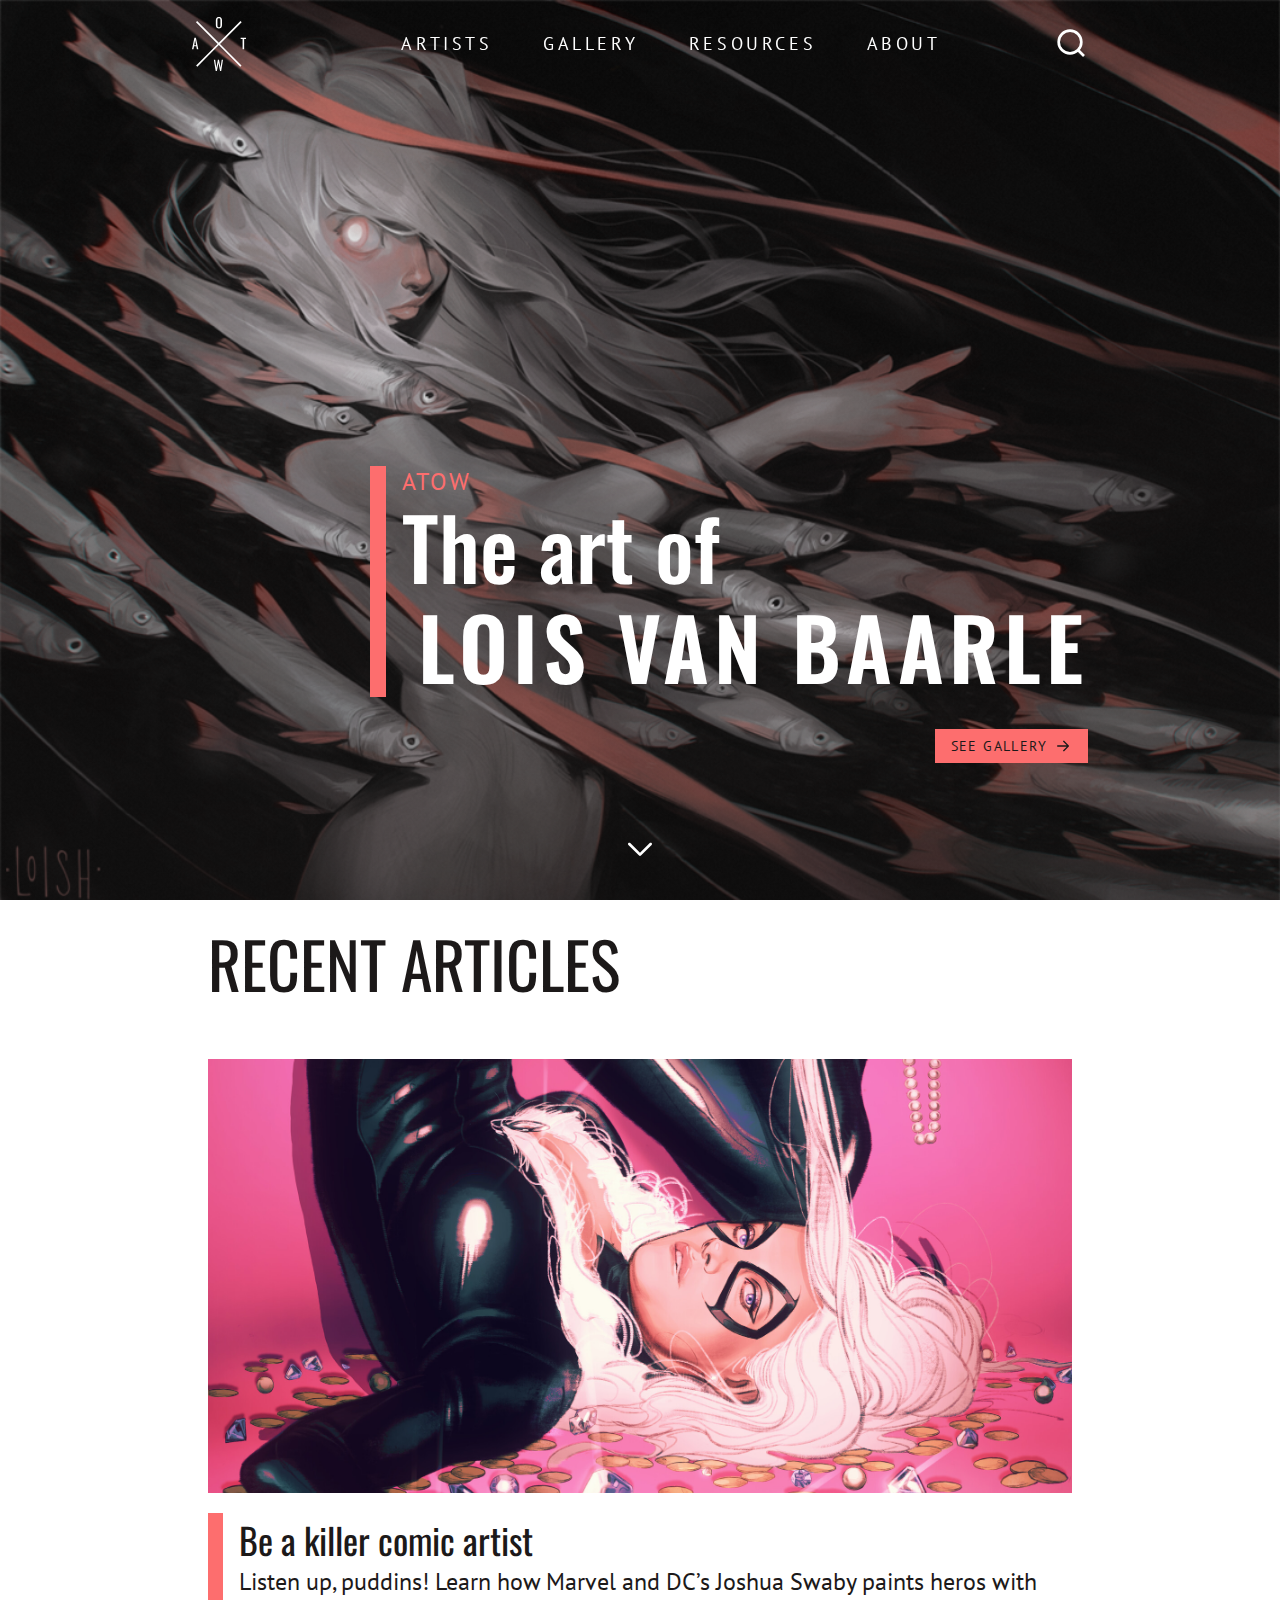
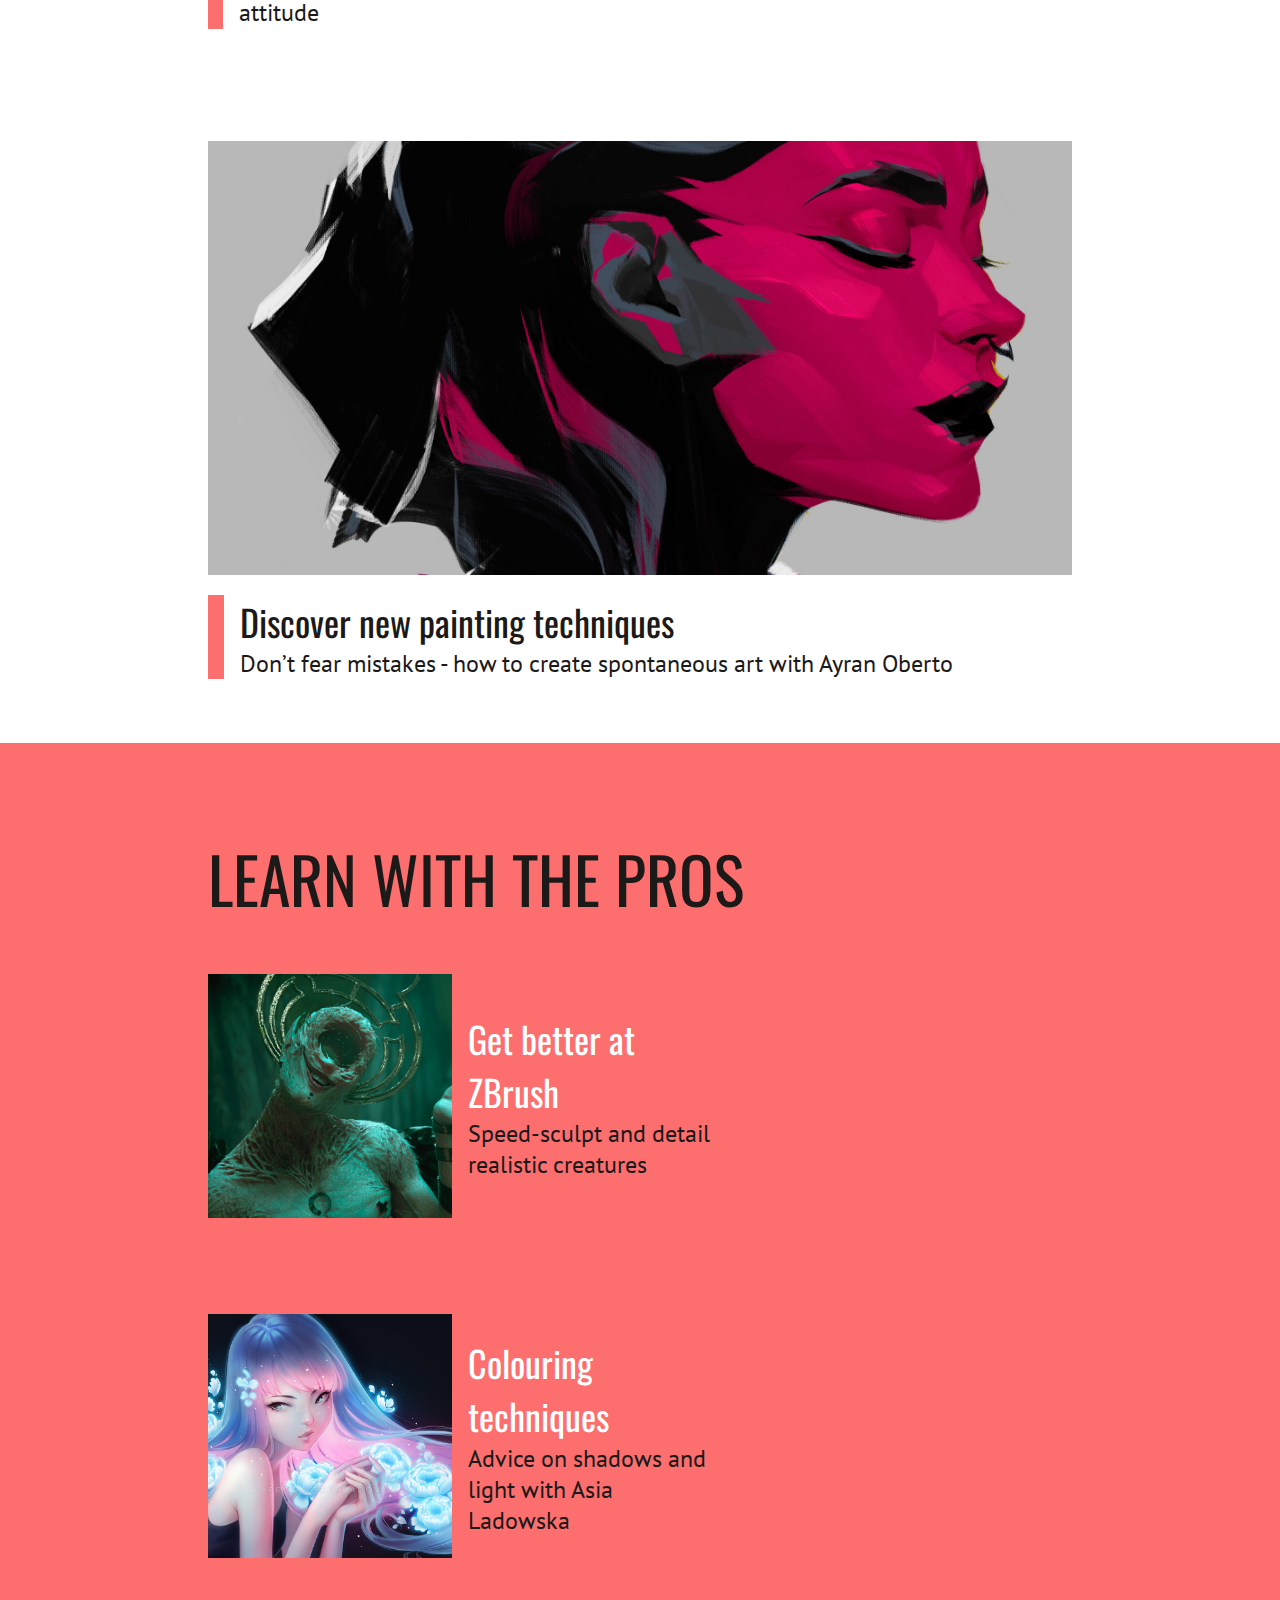
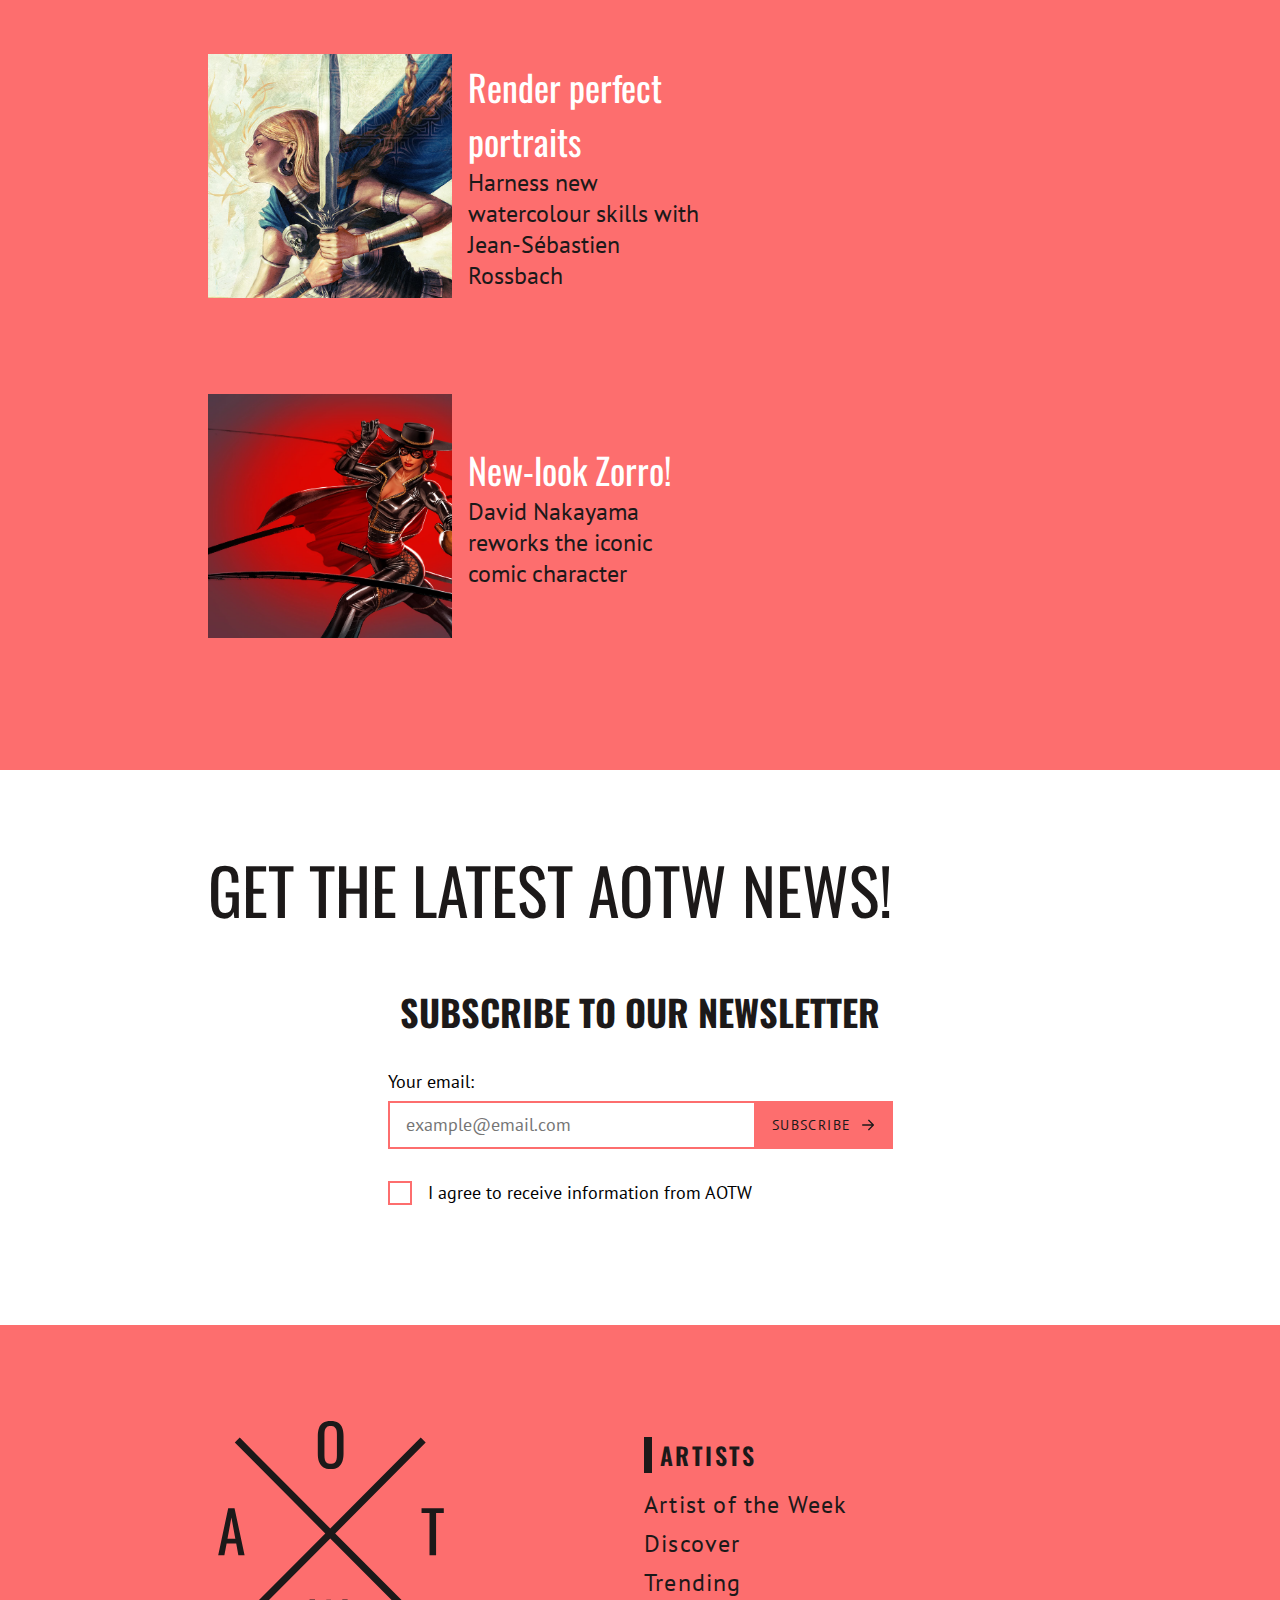
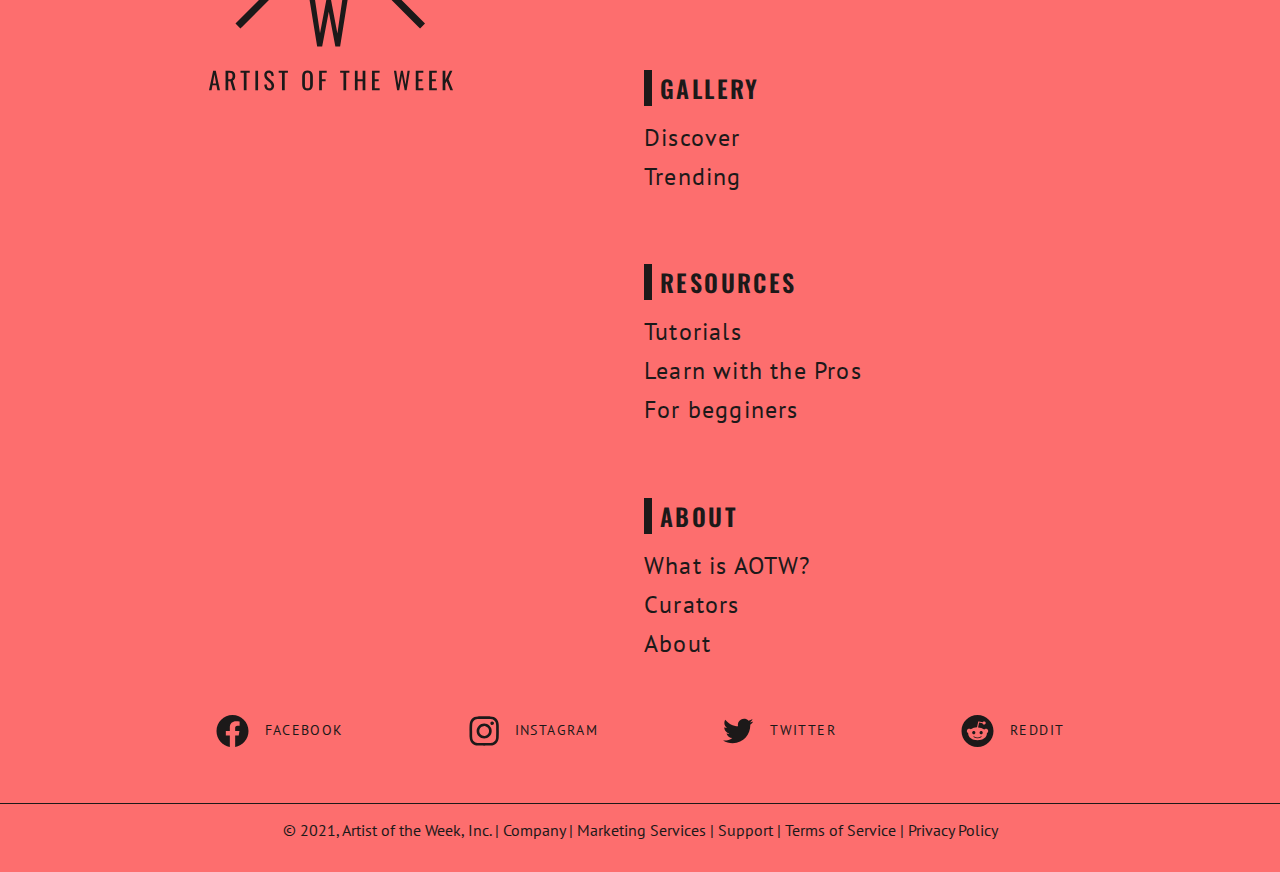
<file: index.html>
<!DOCTYPE html>
<html lang="en">

<head>
    <meta charset="UTF-8">
    <meta name="viewport" content="width=device-width, initial-scale=1.0">
    <link rel="stylesheet" href="style.css">
    <link rel="icon" type="image/png" href="./img/favicon16x16.png" sizes="16x16">
    <link rel="icon" type="image/png" href="./img/favicon32x32.png" sizes="32x32">
    <link rel="icon" type="image/png" href="./img/favicon96x96.png" sizes="96x96">
    <title>Home - AOTW</title>
    <script src="https://ajax.googleapis.com/ajax/libs/jquery/3.5.1/jquery.min.js">
    </script>
</head>

<body>
    <script>
        $(document).on('scroll', function () {
            if ($(window).scrollTop() > 900) {
                $('#navbar').addClass('change-color');
            } else {
                $('#navbar').removeClass('change-color');
            }
        });
    </script>

    <!-- NAV -->
    <nav id="navbar">
        <svg width="54" height="54" viewBox="0 0 54 54" fill="none" xmlns="http://www.w3.org/2000/svg" id="logo"
            onclick="window.location.href = './index.html'">
            <path fill-rule="evenodd" clip-rule="evenodd"
                d="M25.1056 11.0465C25.5599 11.3433 26.1672 11.4917 26.9274 11.4917C27.6877 11.4917 28.2903 11.3433 28.7353 11.0465C29.1803 10.7404 29.5002 10.3137 29.6949 9.76651C29.8988 9.21929 30.0008 8.57932 30.0008 7.8466V3.56158C30.0008 2.81958 29.8988 2.18425 29.6949 1.65558C29.5002 1.12691 29.1803 0.718808 28.7353 0.431285C28.2903 0.143762 27.6877 0 26.9274 0C26.1672 0 25.5599 0.143762 25.1056 0.431285C24.6606 0.709533 24.3361 1.11763 24.1322 1.65558C23.9375 2.18425 23.8401 2.81958 23.8401 3.56158V7.83269C23.8401 8.57468 23.9375 9.22393 24.1322 9.78043C24.3269 10.3276 24.6514 10.7497 25.1056 11.0465ZM27.8731 10.003C27.6599 10.17 27.3446 10.2534 26.9274 10.2534C26.5102 10.2534 26.1904 10.17 25.9679 10.003C25.7546 9.8268 25.6109 9.58565 25.5368 9.27958C25.4626 8.96423 25.4255 8.59787 25.4255 8.1805V3.24159C25.4255 2.82422 25.4626 2.46713 25.5368 2.17034C25.6109 1.86426 25.7546 1.63239 25.9679 1.47472C26.1904 1.30777 26.5102 1.22429 26.9274 1.22429C27.3446 1.22429 27.6599 1.30777 27.8731 1.47472C28.0863 1.63239 28.23 1.86426 28.3042 2.17034C28.3784 2.46713 28.4155 2.82422 28.4155 3.24159V8.1805C28.4155 8.59787 28.3784 8.96423 28.3042 9.27958C28.23 9.58565 28.0863 9.8268 27.8731 10.003ZM26.8199 28.1017L48.3189 49.6872L49.5022 48.4991L28.0032 26.9137L49.6667 5.16302L48.4834 3.97497L26.8199 25.7256L5.15647 3.97497L3.97318 5.16302L25.6366 26.9137L4.13768 48.4991L5.32097 49.6872L26.8199 28.1017ZM23.6892 54L21.8535 42.731H23.1607L24.3706 50.828L25.8864 42.7727H26.999L28.5287 50.8697L29.7108 42.731H30.9902L29.1823 54H28.042L26.4705 45.6526L24.8852 54H23.6892ZM0 32.1377L2.39196 20.8686H3.9078L6.31367 32.1377H4.82565L4.3111 29.2995H2.01648L1.47412 32.1377H0ZM2.22508 28.1726H4.10249L3.15683 23.0946L2.22508 28.1726ZM50.5788 22.0373V32.1377H52.1503V22.0373H53.9999V20.8686H48.6736V22.0373H50.5788Z" />
        </svg>
        <ul>
            <li><a href="#"> Artists</a></li>
            <li><a href="#"> Gallery</a></li>
            <li><a href="#"> Resources</a></li>
            <li><a href="#"> About</a></li>
        </ul>
        <svg width="32" height="32" viewBox="0 0 32 32" fill="none" xmlns="http://www.w3.org/2000/svg" id="search">
            <path
                d="M28 28L22.0186 22.008L28 28ZM25.3333 14C25.3333 17.0058 24.1393 19.8885 22.0138 22.0139C19.8884 24.1393 17.0057 25.3334 14 25.3334C10.9942 25.3334 8.1115 24.1393 5.98608 22.0139C3.86067 19.8885 2.66663 17.0058 2.66663 14C2.66663 10.9942 3.86067 8.11156 5.98608 5.98614C8.1115 3.86073 10.9942 2.66669 14 2.66669C17.0057 2.66669 19.8884 3.86073 22.0138 5.98614C24.1393 8.11156 25.3333 10.9942 25.3333 14V14Z"
                stroke-width="2.66667" stroke-linecap="round" />
        </svg>
    </nav>


    <!-- HERO -->

    <section id="hero">
        <div class="rectangle-text">
            <div class="rectangle"></div>
            <div class="hero-text">
                <p class="tag">ATOW</p>
                <h1>The art of</h1>
                <h1 id="artist">Lois van Baarle</h1>
            </div>
        </div>
        <button class="primary" type="button" onclick="window.location.href = './gallery.html'">See Gallery <svg
                width=" 17" height="16" viewBox="0 0 17 16" fill="none" xmlns="http://www.w3.org/2000/svg">
                <path fill-rule="evenodd" clip-rule="evenodd"
                    d="M8.20906 2.86189C8.46941 2.60154 8.89152 2.60154 9.15187 2.86189L13.8185 7.52856C14.0789 7.78891 14.0789 8.21101 13.8185 8.47136L9.15187 13.138C8.89152 13.3984 8.46941 13.3984 8.20906 13.138C7.94871 12.8777 7.94871 12.4556 8.20906 12.1952L11.7377 8.66663H2.68046C2.31227 8.66663 2.01379 8.36815 2.01379 7.99996C2.01379 7.63177 2.31227 7.33329 2.68046 7.33329H11.7377L8.20906 3.8047C7.94871 3.54435 7.94871 3.12224 8.20906 2.86189Z"
                    class="arrow" />
            </svg>
        </button>
        <svg class="chevron" width="32" height="32" viewBox="0 0 32 32" fill="none" xmlns="http://www.w3.org/2000/svg">
            <path fill-rule="evenodd" clip-rule="evenodd"
                d="M4.39052 11.0572C4.91122 10.5365 5.75544 10.5365 6.27614 11.0572L16 20.781L25.7239 11.0572C26.2446 10.5365 27.0888 10.5365 27.6095 11.0572C28.1302 11.5778 28.1302 12.4221 27.6095 12.9428L16.9428 23.6094C16.4221 24.1301 15.5779 24.1301 15.0572 23.6094L4.39052 12.9428C3.86983 12.4221 3.86983 11.5778 4.39052 11.0572Z"
                fill="white" />
        </svg>
    </section>



    <!-- RECENT -->

    <section class="recent">
        <h2>Recent Articles</h2>

        <article class="recent-card">
            <img src="./img/joshua-swaby-black-cat-cover.jpg" alt="">
            <div class="rectangle-text">
                <div class="rectangle"></div>
                <div class="article-title">
                    <p class="article">Be a killer comic artist</p>
                    <p class="nutshell">Listen up, puddins! Learn how Marvel and DC’s Joshua Swaby paints heros with
                        attitude</p>
                </div>
            </div>
        </article>

        <article class="recent-card">
            <img src="./img/ayran-oberto-dena-fibodemons.jpg" alt="" id="different-position">
            <div class="rectangle-text">
                <div class="rectangle"></div>
                <div class="article-title">
                    <p class="article">Discover new painting techniques</p>
                    <p class="nutshell">Don’t fear mistakes - how to create spontaneous art with Ayran Oberto</p>
                </div>
            </div>
        </article>
    </section>


    <!-- PROS -->

    <section class="pros">
        <h2>Learn with the pros</h2>

        <div class="row-wrap">

            <article class="pros-card">
                <img src="./img/large-1566499950-gMasthead_GibertoZaragoza.jpg" alt="">
                <div class="article-title">
                    <p class="article">Get better at ZBrush</p>
                    <p class="nutshell">Speed-sculpt and detail realistic creatures</p>
                </div>
            </article>

            <article class="pros-card">
                <img src="./img/asia-ladowska-print.jpg" alt="">
                <div class="article-title">
                    <p class="article">Colouring techniques</p>
                    <p class="nutshell">Advice on shadows and light with Asia Ladowska</p>
                </div>
            </article>

            <article class="pros-card">
                <img src="./img/jean-sebastien-rossbach-valkyrie.jpg" alt="">
                <div class="article-title">
                    <p class="article">Render perfect portraits</p>
                    <p class="nutshell">Harness new watercolour skills with Jean-Sébastien Rossbach</p>
                </div>
            </article>

            <article class="pros-card">
                <img src="./img/E-YjuMqVIAUYtQH.jpg" alt="">
                <div class="article-title">
                    <p class="article">New-look Zorro!</p>
                    <p class="nutshell">David Nakayama reworks the iconic comic character</p>
                </div>
            </article>

        </div>

    </section>

    <!-- NEWSLETTER -->

    <section class="newsletter">
        <h2>Get the latest AOTW news!</h2>
        <div class="subscribe">
            <h3>Subscribe to our newsletter</h3>
            <form>
                <label for="your-email">Your email:</label>
                <div class="input">
                    <input type="email" id="your-email" placeholder="example@email.com">
                    <button class="primary">Subscribe <svg width="17" height="16" viewBox="0 0 17 16" fill="none"
                            xmlns="http://www.w3.org/2000/svg">
                            <path fill-rule="evenodd" clip-rule="evenodd"
                                d="M8.20906 2.86189C8.46941 2.60154 8.89152 2.60154 9.15187 2.86189L13.8185 7.52856C14.0789 7.78891 14.0789 8.21101 13.8185 8.47136L9.15187 13.138C8.89152 13.3984 8.46941 13.3984 8.20906 13.138C7.94871 12.8777 7.94871 12.4556 8.20906 12.1952L11.7377 8.66663H2.68046C2.31227 8.66663 2.01379 8.36815 2.01379 7.99996C2.01379 7.63177 2.31227 7.33329 2.68046 7.33329H11.7377L8.20906 3.8047C7.94871 3.54435 7.94871 3.12224 8.20906 2.86189Z"
                                class="arrow" />
                        </svg></button>
                </div>
                <div class="checkbox">
                    <input type="checkbox" id="checkbox">
                    <label for="checkbox">I agree to receive information from AOTW</label>
                </div>
            </form>
        </div>
    </section>


    <!-- FOOTER -->

    <footer>
        <div class="footer-main">
            <div id="logo-big"><svg width="244" height="270" viewBox="0 0 244 270" fill="none"
                    xmlns="http://www.w3.org/2000/svg">
                    <path fill-rule="evenodd" clip-rule="evenodd"
                        d="M114.086 46.1481C115.984 47.388 118.521 48.0079 121.697 48.0079C124.873 48.0079 127.391 47.388 129.25 46.1481C131.109 44.8694 132.445 43.087 133.258 40.8009C134.111 38.5149 134.537 35.8413 134.537 32.7802V14.879C134.537 11.7792 134.111 9.125 133.258 6.9164C132.445 4.7078 131.109 3.00292 129.25 1.80175C127.391 0.600584 124.873 0 121.697 0C118.521 0 115.984 0.600584 114.086 1.80175C112.227 2.96417 110.872 4.66905 110.02 6.9164C109.206 9.125 108.799 11.7792 108.799 14.879V32.7221C108.799 35.8219 109.206 38.5342 110.02 40.8591C110.833 43.1452 112.188 44.9082 114.086 46.1481ZM125.648 41.789C124.757 42.4865 123.44 42.8352 121.697 42.8352C119.954 42.8352 118.618 42.4865 117.688 41.789C116.798 41.0528 116.197 40.0454 115.887 38.7667C115.578 37.4493 115.423 35.9188 115.423 34.1751V13.5422C115.423 11.7986 115.578 10.3068 115.887 9.06688C116.197 7.78821 116.798 6.81953 117.688 6.16083C118.618 5.46337 119.954 5.11465 121.697 5.11465C123.44 5.11465 124.757 5.46337 125.648 6.16083C126.539 6.81953 127.139 7.78821 127.449 9.06688C127.759 10.3068 127.914 11.7986 127.914 13.5422V34.1751C127.914 35.9188 127.759 37.4493 127.449 38.7667C127.139 40.0454 126.539 41.0528 125.648 41.789ZM121.248 117.399L211.063 207.575L216.006 202.612L126.191 112.435L216.693 21.5692L211.75 16.606L121.248 107.472L30.7459 16.606L25.8026 21.5692L116.305 112.435L26.4898 202.612L31.4332 207.575L121.248 117.399ZM108.169 225.592L100.5 178.514H105.961L111.016 212.341L117.348 178.689H121.996L128.387 212.515L133.325 178.514H138.67L131.117 225.592H126.353L119.788 190.72L113.165 225.592H108.169ZM9.2041 134.26L19.1969 87.1815H25.5295L35.5803 134.26H29.3639L27.2143 122.403H17.6282L15.3624 134.26H9.2041ZM18.4997 117.695H26.3428L22.3922 96.4809L18.4997 117.695ZM220.504 92.0637V134.26H227.069V92.0637H234.796V87.1815H212.545V92.0637H220.504Z"
                        fill="#1C1919" />
                    <path
                        d="M0 269.29L4.14676 249.761H6.77464L10.9455 269.29H8.36584L7.47381 264.371H3.49581L2.55556 269.29H0ZM3.85745 262.419H7.11217L5.47275 253.619L3.85745 262.419Z"
                        fill="#1C1919" />
                    <path
                        d="M16.5433 269.29V249.761H20.4731C21.775 249.761 22.8519 249.938 23.7037 250.292C24.5556 250.629 25.1824 251.184 25.5842 251.955C26.0021 252.711 26.2111 253.707 26.2111 254.945C26.2111 255.7 26.1307 256.391 25.97 257.018C25.8092 257.629 25.5521 258.151 25.1985 258.585C24.8449 259.003 24.3788 259.308 23.8002 259.501L26.5727 269.29H23.9448L21.3892 260.128H19.2677V269.29H16.5433ZM19.2677 258.175H20.3043C21.0758 258.175 21.7027 258.079 22.1848 257.886C22.667 257.693 23.0206 257.364 23.2456 256.898C23.4707 256.431 23.5832 255.781 23.5832 254.945C23.5832 253.804 23.3742 252.984 22.9563 252.486C22.5384 251.971 21.7107 251.714 20.4731 251.714H19.2677V258.175Z"
                        fill="#1C1919" />
                    <path d="M34.8073 269.29V251.786H31.5043V249.761H40.7381V251.786H37.5316V269.29H34.8073Z"
                        fill="#1C1919" />
                    <path d="M46.3817 269.29V249.761H49.0578V269.29H46.3817Z" fill="#1C1919" />
                    <path
                        d="M60.4384 269.507C59.3133 269.507 58.373 269.266 57.6176 268.783C56.8783 268.301 56.3157 267.634 55.93 266.782C55.5442 265.93 55.3192 264.942 55.2549 263.817L57.6658 263.166C57.7141 263.857 57.8185 264.524 57.9793 265.167C58.1561 265.81 58.4373 266.34 58.8231 266.758C59.2088 267.16 59.7473 267.361 60.4384 267.361C61.1456 267.361 61.676 267.168 62.0296 266.782C62.3992 266.38 62.5841 265.81 62.5841 265.071C62.5841 264.187 62.3832 263.479 61.9814 262.949C61.5795 262.402 61.0732 261.856 60.4625 261.31L57.1837 258.416C56.5407 257.854 56.0666 257.243 55.7612 256.584C55.4558 255.909 55.3031 255.081 55.3031 254.101C55.3031 252.67 55.713 251.561 56.5327 250.774C57.3524 249.986 58.4695 249.593 59.8839 249.593C60.6554 249.593 61.3304 249.697 61.909 249.906C62.5037 250.099 62.9939 250.404 63.3797 250.822C63.7815 251.24 64.0949 251.77 64.3199 252.413C64.561 253.04 64.7218 253.779 64.8021 254.631L62.4876 255.258C62.4394 254.615 62.343 254.029 62.1983 253.498C62.0537 252.952 61.7965 252.518 61.4268 252.196C61.0732 251.859 60.5589 251.69 59.8839 251.69C59.2088 251.69 58.6784 251.875 58.2927 252.245C57.923 252.598 57.7382 253.129 57.7382 253.836C57.7382 254.43 57.8346 254.921 58.0275 255.306C58.2364 255.692 58.5659 256.086 59.0159 256.488L62.3189 259.381C63.0582 260.024 63.7092 260.795 64.2717 261.695C64.8343 262.579 65.1155 263.632 65.1155 264.854C65.1155 265.818 64.9146 266.654 64.5128 267.361C64.111 268.052 63.5565 268.582 62.8493 268.952C62.1582 269.322 61.3545 269.507 60.4384 269.507Z"
                        fill="#1C1919" />
                    <path d="M72.9909 269.29V251.786H69.688V249.761H78.9217V251.786H75.7152V269.29H72.9909Z"
                        fill="#1C1919" />
                    <path
                        d="M98.5369 269.507C97.2189 269.507 96.1662 269.249 95.3786 268.735C94.591 268.221 94.0285 267.489 93.691 266.541C93.3534 265.577 93.1847 264.452 93.1847 263.166V255.764C93.1847 254.479 93.3534 253.378 93.691 252.462C94.0446 251.529 94.6071 250.822 95.3786 250.34C96.1662 249.842 97.2189 249.593 98.5369 249.593C99.8549 249.593 100.9 249.842 101.671 250.34C102.443 250.838 102.997 251.545 103.335 252.462C103.688 253.378 103.865 254.479 103.865 255.764V263.19C103.865 264.46 103.688 265.569 103.335 266.517C102.997 267.465 102.443 268.205 101.671 268.735C100.9 269.249 99.8549 269.507 98.5369 269.507ZM98.5369 267.361C99.2602 267.361 99.8066 267.216 100.176 266.927C100.546 266.622 100.795 266.204 100.924 265.673C101.052 265.127 101.117 264.492 101.117 263.769V255.21C101.117 254.487 101.052 253.868 100.924 253.354C100.795 252.823 100.546 252.421 100.176 252.148C99.8066 251.859 99.2602 251.714 98.5369 251.714C97.8136 251.714 97.2591 251.859 96.8734 252.148C96.5037 252.421 96.2546 252.823 96.126 253.354C95.9974 253.868 95.9331 254.487 95.9331 255.21V263.769C95.9331 264.492 95.9974 265.127 96.126 265.673C96.2546 266.204 96.5037 266.622 96.8734 266.927C97.2591 267.216 97.8136 267.361 98.5369 267.361Z"
                        fill="#1C1919" />
                    <path
                        d="M110.159 269.29V249.761H117.705V251.714H112.883V258.224H116.62V260.152H112.883V269.29H110.159Z"
                        fill="#1C1919" />
                    <path d="M134.464 269.29V251.786H131.161V249.761H140.395V251.786H137.189V269.29H134.464Z"
                        fill="#1C1919" />
                    <path
                        d="M145.894 269.29V249.761H148.618V258.199H153.633V249.761H156.357V269.29H153.633V260.152H148.618V269.29H145.894Z"
                        fill="#1C1919" />
                    <path
                        d="M163.025 269.29V249.761H170.595V251.786H165.749V258.248H169.679V260.176H165.749V267.337H170.643V269.29H163.025Z"
                        fill="#1C1919" />
                    <path
                        d="M188.116 269.29L184.934 249.761H187.2L189.297 263.793L191.925 249.834H193.854L196.506 263.865L198.555 249.761H200.773L197.639 269.29H195.662L192.938 254.824L190.189 269.29H188.116Z"
                        fill="#1C1919" />
                    <path
                        d="M206.765 269.29V249.761H214.335V251.786H209.489V258.248H213.419V260.176H209.489V267.337H214.383V269.29H206.765Z"
                        fill="#1C1919" />
                    <path
                        d="M220.199 269.29V249.761H227.769V251.786H222.923V258.248H226.853V260.176H222.923V267.337H227.817V269.29H220.199Z"
                        fill="#1C1919" />
                    <path
                        d="M233.633 269.29V249.761H236.357V258.971L240.842 249.761H243.373L239.516 258.368L244 269.29H241.348L237.611 260.128L236.357 262.394V269.29H233.633Z"
                        fill="#1C1919" />
                </svg>
            </div>
            <div class="footer-links">
                <div class="link-section">
                    <div class="rectangle-text">
                        <div class="rectangle"></div>
                        <p class="footer-heading">Artists</p>
                    </div>
                    <ul>
                        <li>Artist of the Week</li>
                        <li>Discover</li>
                        <li>Trending</li>
                    </ul>
                </div>
                <div class="link-section">
                    <div class="rectangle-text">
                        <div class="rectangle"></div>
                        <p class="footer-heading">Gallery</p>
                    </div>
                    <ul>
                        <li>Discover</li>
                        <li>Trending</li>
                    </ul>
                </div>
                <div class="link-section">
                    <div class="rectangle-text">
                        <div class="rectangle"></div>
                        <p class="footer-heading">Resources</p>
                    </div>
                    <ul>
                        <li>Tutorials</li>
                        <li>Learn with the Pros</li>
                        <li>For begginers</li>
                    </ul>
                </div>
                <div class="link-section">
                    <div class="rectangle-text">
                        <div class="rectangle"></div>
                        <p class="footer-heading">About</p>
                    </div>
                    <ul>
                        <li>What is AOTW?</li>
                        <li>Curators</li>
                        <li>About</li>
                    </ul>
                </div>
            </div>
        </div>
        <div class="social-media">
            <div class="social-media-links">
                <svg width="33" height="32" viewBox="0 0 33 32" fill="none" xmlns="http://www.w3.org/2000/svg">
                    <path fill-rule="evenodd" clip-rule="evenodd"
                        d="M0.5 16.0893C0.5 24.044 6.27733 30.6587 13.8333 32V20.444H9.83333V16H13.8333V12.444C13.8333 8.444 16.4107 6.22267 20.056 6.22267C21.2107 6.22267 22.456 6.4 23.6107 6.57733V10.6667H21.5667C19.6107 10.6667 19.1667 11.644 19.1667 12.8893V16H23.4333L22.7227 20.444H19.1667V32C26.7227 30.6587 32.5 24.0453 32.5 16.0893C32.5 7.24 25.3 0 16.5 0C7.7 0 0.5 7.24 0.5 16.0893Z"
                        fill="#1C1919" />
                </svg>
                Facebook</div>
            <div class="social-media-links">
                <svg width="30" height="30" viewBox="0 0 30 30" fill="none" xmlns="http://www.w3.org/2000/svg">
                    <path fill-rule="evenodd" clip-rule="evenodd"
                        d="M9.12 0.421252C10.684 0.349252 11.1827 0.333252 15.1667 0.333252C19.1507 0.333252 19.6493 0.350585 21.212 0.421252C22.7747 0.491919 23.8413 0.741252 24.7747 1.10259C25.752 1.47192 26.6387 2.04925 27.372 2.79592C28.1187 3.52792 28.6947 4.41325 29.0627 5.39192C29.4253 6.32525 29.6733 7.39192 29.7453 8.95192C29.8173 10.5186 29.8333 11.0173 29.8333 14.9999C29.8333 18.9839 29.816 19.4826 29.7453 21.0466C29.6747 22.6066 29.4253 23.6733 29.0627 24.6066C28.6947 25.5854 28.1177 26.4722 27.372 27.2053C26.6387 27.9519 25.752 28.5279 24.7747 28.8959C23.8413 29.2586 22.7747 29.5066 21.2147 29.5786C19.6493 29.6506 19.1507 29.6666 15.1667 29.6666C11.1827 29.6666 10.684 29.6493 9.12 29.5786C7.56 29.5079 6.49333 29.2586 5.56 28.8959C4.58123 28.5279 3.69443 27.9509 2.96133 27.2053C2.21517 26.4728 1.63775 25.5864 1.26933 24.6079C0.908 23.6746 0.66 22.6079 0.588 21.0479C0.516 19.4813 0.5 18.9826 0.5 14.9999C0.5 11.0159 0.517333 10.5173 0.588 8.95459C0.658667 7.39192 0.908 6.32525 1.26933 5.39192C1.6383 4.41336 2.21616 3.527 2.96267 2.79459C3.69472 2.04859 4.58063 1.47118 5.55867 1.10259C6.492 0.741252 7.55867 0.493252 9.11867 0.421252H9.12ZM21.0933 3.06125C19.5467 2.99059 19.0827 2.97592 15.1667 2.97592C11.2507 2.97592 10.7867 2.99059 9.24 3.06125C7.80933 3.12659 7.03333 3.36525 6.516 3.56659C5.832 3.83325 5.34267 4.14925 4.82933 4.66259C4.34273 5.13599 3.96824 5.7123 3.73333 6.34925C3.532 6.86659 3.29333 7.64259 3.228 9.07325C3.15733 10.6199 3.14267 11.0839 3.14267 14.9999C3.14267 18.9159 3.15733 19.3799 3.228 20.9266C3.29333 22.3573 3.532 23.1333 3.73333 23.6506C3.968 24.2866 4.34267 24.8639 4.82933 25.3373C5.30267 25.8239 5.88 26.1986 6.516 26.4333C7.03333 26.6346 7.80933 26.8733 9.24 26.9386C10.7867 27.0093 11.2493 27.0239 15.1667 27.0239C19.084 27.0239 19.5467 27.0093 21.0933 26.9386C22.524 26.8733 23.3 26.6346 23.8173 26.4333C24.5013 26.1666 24.9907 25.8506 25.504 25.3373C25.9907 24.8639 26.3653 24.2866 26.6 23.6506C26.8013 23.1333 27.04 22.3573 27.1053 20.9266C27.176 19.3799 27.1907 18.9159 27.1907 14.9999C27.1907 11.0839 27.176 10.6199 27.1053 9.07325C27.04 7.64259 26.8013 6.86659 26.6 6.34925C26.3333 5.66525 26.0173 5.17592 25.504 4.66259C25.0306 4.17601 24.4543 3.80153 23.8173 3.56659C23.3 3.36525 22.524 3.12659 21.0933 3.06125ZM13.2933 19.5213C14.3395 19.9568 15.5045 20.0155 16.5892 19.6875C17.674 19.3596 18.6112 18.6651 19.2408 17.7229C19.8704 16.7807 20.1534 15.6491 20.0414 14.5214C19.9294 13.3937 19.4293 12.3399 18.6267 11.5399C18.115 11.0286 17.4963 10.637 16.8151 10.3934C16.1339 10.1499 15.4072 10.0604 14.6873 10.1314C13.9674 10.2024 13.2722 10.4322 12.6517 10.8041C12.0313 11.176 11.501 11.6809 11.0991 12.2824C10.6971 12.8839 10.4336 13.567 10.3274 14.2825C10.2211 14.9981 10.2749 15.7283 10.4847 16.4206C10.6946 17.1129 11.0553 17.7501 11.541 18.2862C12.0266 18.8224 12.6251 19.2442 13.2933 19.5213ZM9.836 9.66925C10.536 8.96922 11.3671 8.41392 12.2817 8.03507C13.1964 7.65621 14.1767 7.46122 15.1667 7.46122C16.1567 7.46122 17.137 7.65621 18.0516 8.03507C18.9662 8.41392 19.7973 8.96922 20.4973 9.66925C21.1974 10.3693 21.7527 11.2003 22.1315 12.115C22.5104 13.0296 22.7054 14.0099 22.7054 14.9999C22.7054 15.9899 22.5104 16.9702 22.1315 17.8849C21.7527 18.7995 21.1974 19.6306 20.4973 20.3306C19.0836 21.7444 17.1661 22.5386 15.1667 22.5386C13.1673 22.5386 11.2498 21.7444 9.836 20.3306C8.42222 18.9168 7.62797 16.9993 7.62797 14.9999C7.62797 13.0005 8.42222 11.083 9.836 9.66925ZM24.3773 8.58392C24.5508 8.42028 24.6897 8.22349 24.7857 8.00522C24.8818 7.78694 24.9331 7.55161 24.9366 7.31316C24.94 7.07471 24.8956 6.83798 24.806 6.617C24.7163 6.39602 24.5832 6.19527 24.4146 6.02664C24.246 5.85801 24.0452 5.72493 23.8243 5.63528C23.6033 5.54562 23.3665 5.50122 23.1281 5.5047C22.8896 5.50817 22.6543 5.55946 22.436 5.65551C22.2178 5.75157 22.021 5.89045 21.8573 6.06392C21.5391 6.40129 21.3648 6.84941 21.3716 7.31316C21.3784 7.7769 21.5656 8.21976 21.8935 8.54771C22.2215 8.87566 22.6643 9.06289 23.1281 9.06965C23.5918 9.07641 24.04 8.90217 24.3773 8.58392Z"
                        fill="#1C1919" />
                </svg>
                Instagram</div>
            <div class="social-media-links">
                <svg width="31" height="26" viewBox="0 0 31 26" fill="none" xmlns="http://www.w3.org/2000/svg">
                    <path
                        d="M30.3572 3.58269C29.2439 4.07602 28.0479 4.40935 26.7905 4.56002C28.0879 3.78374 29.0584 2.56198 29.5212 1.12269C28.3023 1.84667 26.9683 2.35628 25.5772 2.62935C24.6417 1.63051 23.4026 0.968456 22.0523 0.745987C20.702 0.523517 19.316 0.753077 18.1095 1.39902C16.903 2.04497 15.9436 3.07117 15.3801 4.31829C14.8166 5.56542 14.6806 6.96369 14.9932 8.29602C12.5234 8.17202 10.1074 7.53009 7.90175 6.41189C5.69615 5.2937 3.75031 3.72424 2.19052 1.80535C1.65719 2.72535 1.35052 3.79202 1.35052 4.92802C1.34992 5.95068 1.60176 6.95768 2.08369 7.85966C2.56562 8.76165 3.26273 9.53074 4.11319 10.0987C3.12689 10.0673 2.16235 9.8008 1.29985 9.32135V9.40135C1.29975 10.8357 1.7959 12.2259 2.7041 13.336C3.6123 14.4462 4.87662 15.2079 6.28252 15.492C5.36756 15.7396 4.4083 15.7761 3.47719 15.5987C3.87385 16.8328 4.64651 17.9121 5.68701 18.6853C6.72751 19.4585 7.98374 19.8869 9.27985 19.9107C7.07963 21.6379 4.36237 22.5748 1.56519 22.5707C1.06969 22.5708 0.574621 22.5419 0.0825195 22.484C2.92182 24.3096 6.22697 25.2785 9.60252 25.2747C21.0292 25.2747 27.2759 15.8107 27.2759 7.60269C27.2759 7.33602 27.2692 7.06669 27.2572 6.80002C28.4722 5.92132 29.5211 4.83322 30.3545 3.58669L30.3572 3.58269Z"
                        fill="#1C1919" />
                </svg>
                Twitter</div>
            <div class="social-media-links">
                <svg width="33" height="32" viewBox="0 0 33 32" fill="none" xmlns="http://www.w3.org/2000/svg">
                    <path fill-rule="evenodd" clip-rule="evenodd"
                        d="M32.5 16C32.5 24.836 25.336 32 16.5 32C7.664 32 0.5 24.836 0.5 16C0.5 7.164 7.664 0 16.5 0C25.336 0 32.5 7.164 32.5 16ZM26.7507 14.744C27.0093 15.1133 27.156 15.5493 27.172 16C27.179 16.4409 27.061 16.8747 26.8316 17.2513C26.6022 17.6279 26.2709 17.9319 25.876 18.128C25.8947 18.3627 25.8947 18.5973 25.876 18.832C25.876 22.416 21.7 25.328 16.548 25.328C11.396 25.328 7.22 22.416 7.22 18.832C7.20199 18.5977 7.20199 18.3623 7.22 18.128C6.9149 17.9852 6.64434 17.778 6.42692 17.5207C6.2095 17.2633 6.05038 16.962 5.9605 16.6373C5.87062 16.3126 5.8521 15.9724 5.90623 15.6399C5.96035 15.3074 6.08583 14.9905 6.27405 14.7111C6.46226 14.4317 6.70874 14.1964 6.99655 14.0213C7.28435 13.8462 7.60666 13.7355 7.94131 13.6968C8.27596 13.6582 8.61502 13.6924 8.93518 13.7972C9.25534 13.902 9.54901 14.0749 9.796 14.304C11.6396 13.0536 13.8086 12.3696 16.036 12.336L17.22 6.784C17.2333 6.71973 17.2592 6.65873 17.2963 6.60455C17.3333 6.55036 17.3807 6.50407 17.4358 6.46835C17.4909 6.43264 17.5525 6.4082 17.617 6.39647C17.6816 6.38474 17.7479 6.38594 17.812 6.4L21.732 7.184C21.9234 6.8551 22.2258 6.6052 22.5849 6.47916C22.944 6.35313 23.3362 6.3592 23.6912 6.4963C24.0462 6.6334 24.3407 6.89254 24.5219 7.22721C24.7031 7.56188 24.759 7.95016 24.6797 8.32236C24.6004 8.69455 24.391 9.02629 24.0891 9.25802C23.7872 9.48975 23.4127 9.6063 23.0326 9.58675C22.6526 9.5672 22.2919 9.41282 22.0154 9.15133C21.7389 8.88985 21.5647 8.53837 21.524 8.16L18.1 7.44L17.06 12.432C19.2603 12.4792 21.3999 13.1627 23.22 14.4C23.463 14.1664 23.7537 13.9882 24.0721 13.8776C24.3905 13.767 24.729 13.7266 25.0645 13.7593C25.4 13.792 25.7244 13.8969 26.0155 14.0669C26.3065 14.2369 26.5574 14.4679 26.7507 14.744ZM11.4413 16.7107C11.3245 16.8854 11.2433 17.0815 11.2023 17.2876C11.1613 17.4937 11.1612 17.7059 11.2022 17.9121C11.285 18.3284 11.5298 18.6948 11.8827 18.9307C12.2356 19.1665 12.6677 19.2525 13.0841 19.1698C13.2902 19.1288 13.4863 19.0476 13.661 18.9309C13.8358 18.8141 13.9859 18.6641 14.1027 18.4893C14.3385 18.1364 14.4245 17.7043 14.3418 17.2879C14.259 16.8716 14.0142 16.5052 13.6613 16.2693C13.3084 16.0335 12.8763 15.9475 12.4599 16.0302C12.0436 16.113 11.6772 16.3578 11.4413 16.7107ZM16.516 23.232C17.936 23.2907 19.3333 22.92 20.468 22.064C20.5529 21.9813 20.6014 21.8682 20.6029 21.7497C20.6044 21.6311 20.5587 21.5169 20.476 21.432C20.435 21.39 20.3862 21.3564 20.3322 21.3333C20.2783 21.3101 20.2203 21.2979 20.1617 21.2971C20.0431 21.2956 19.9289 21.3413 19.844 21.424C18.873 22.1206 17.6933 22.4649 16.5 22.4C15.3082 22.4533 14.134 22.0976 13.172 21.392C13.0891 21.324 12.9839 21.2892 12.8767 21.2945C12.7696 21.2997 12.6683 21.3446 12.5925 21.4205C12.5166 21.4963 12.4717 21.5976 12.4665 21.7047C12.4612 21.8119 12.496 21.9171 12.564 22C13.6992 22.8554 15.0958 23.2908 16.516 23.232ZM19.2907 18.9947C19.5547 19.1707 19.848 19.328 20.164 19.328C20.381 19.3305 20.5963 19.2889 20.7966 19.2055C20.997 19.1222 21.1783 18.9989 21.3295 18.8432C21.4807 18.6875 21.5986 18.5027 21.6761 18.2999C21.7535 18.0972 21.7889 17.8808 21.78 17.664C21.7799 17.3876 21.7082 17.116 21.5719 16.8756C21.4356 16.6351 21.2394 16.4341 21.0023 16.2921C20.7652 16.15 20.4954 16.0718 20.2191 16.0651C19.9428 16.0583 19.6695 16.1233 19.4257 16.2535C19.182 16.3838 18.9762 16.575 18.8283 16.8085C18.6804 17.042 18.5955 17.3098 18.5819 17.5859C18.5683 17.8619 18.6265 18.1368 18.7507 18.3836C18.8749 18.6305 19.0609 18.841 19.2907 18.9947Z"
                        fill="#1C1919" />
                </svg>
                Reddit</div>
        </div>
        <div class="terms-and-conditions">
            <p>© 2021, Artist of the Week, Inc. | Company | Marketing Services | Support | Terms of Service | Privacy
                Policy</p>
        </div>
    </footer>
</body>

</html>
</file>
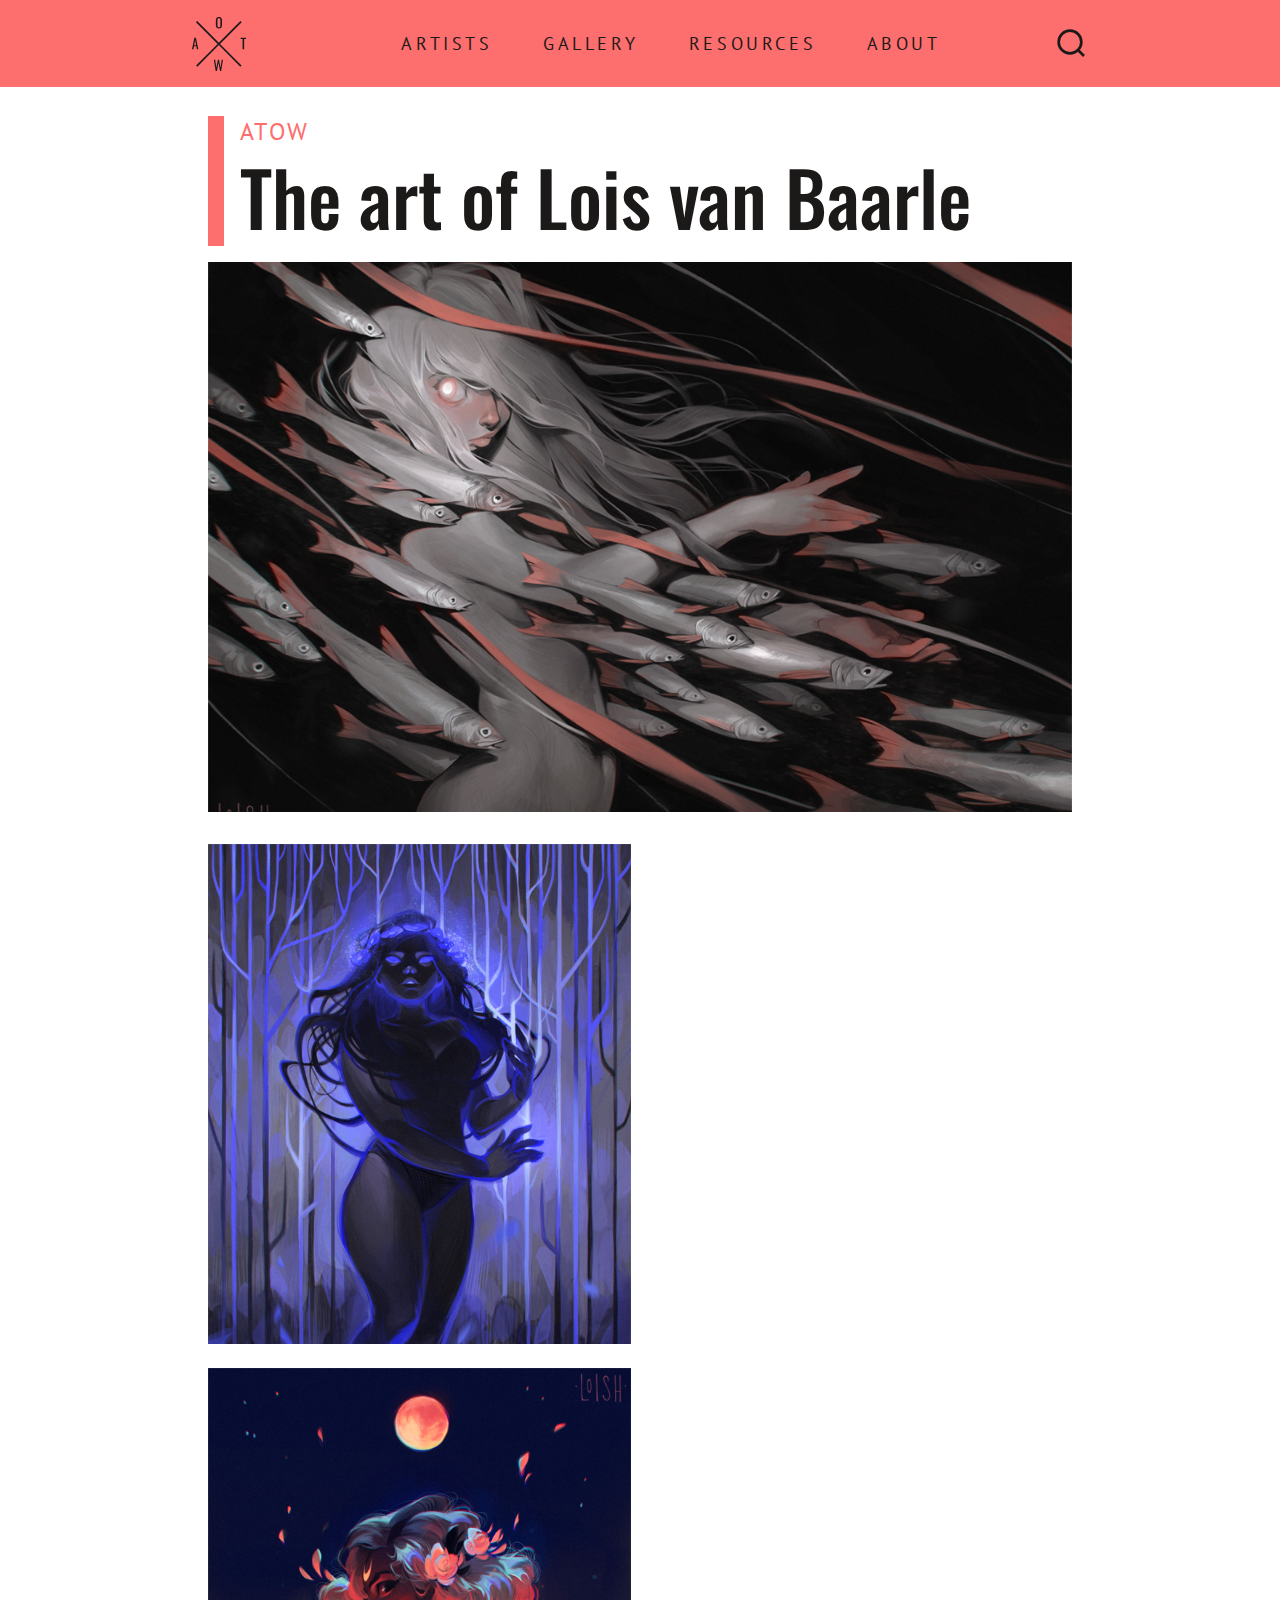
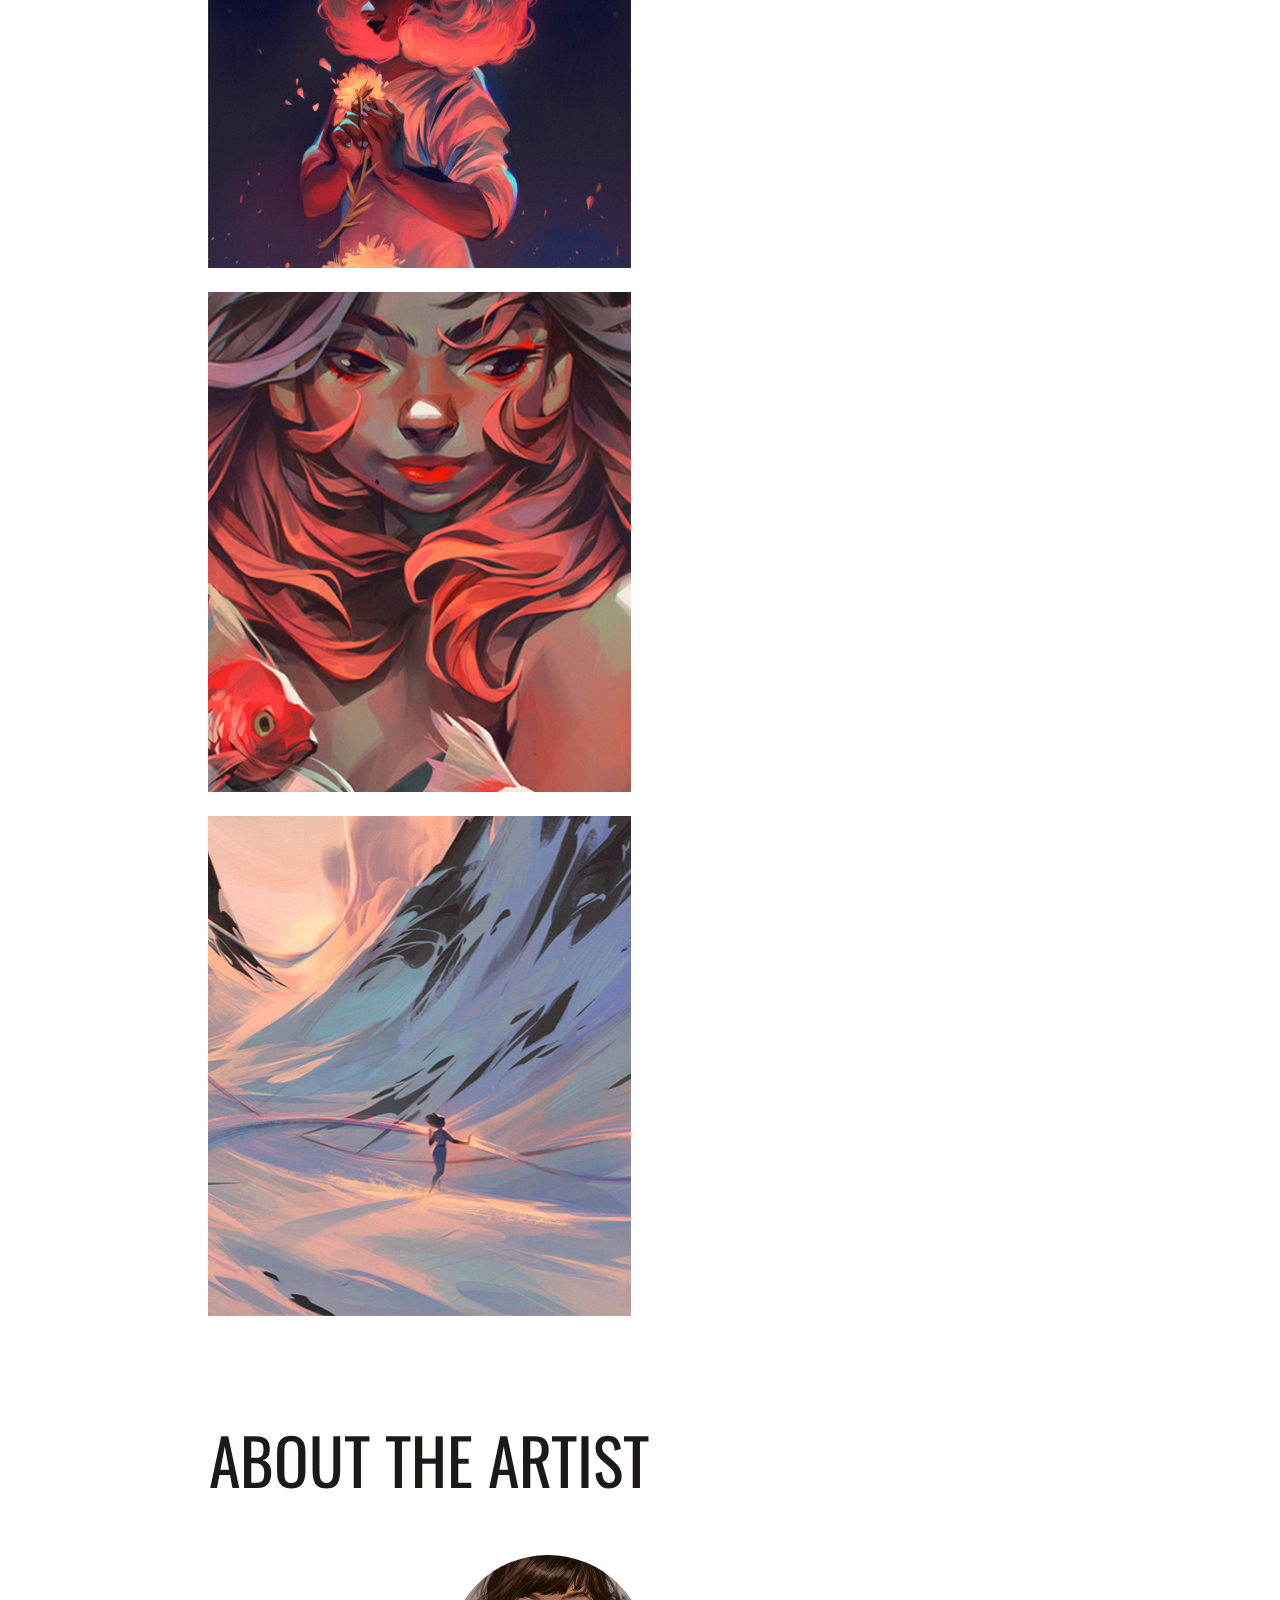
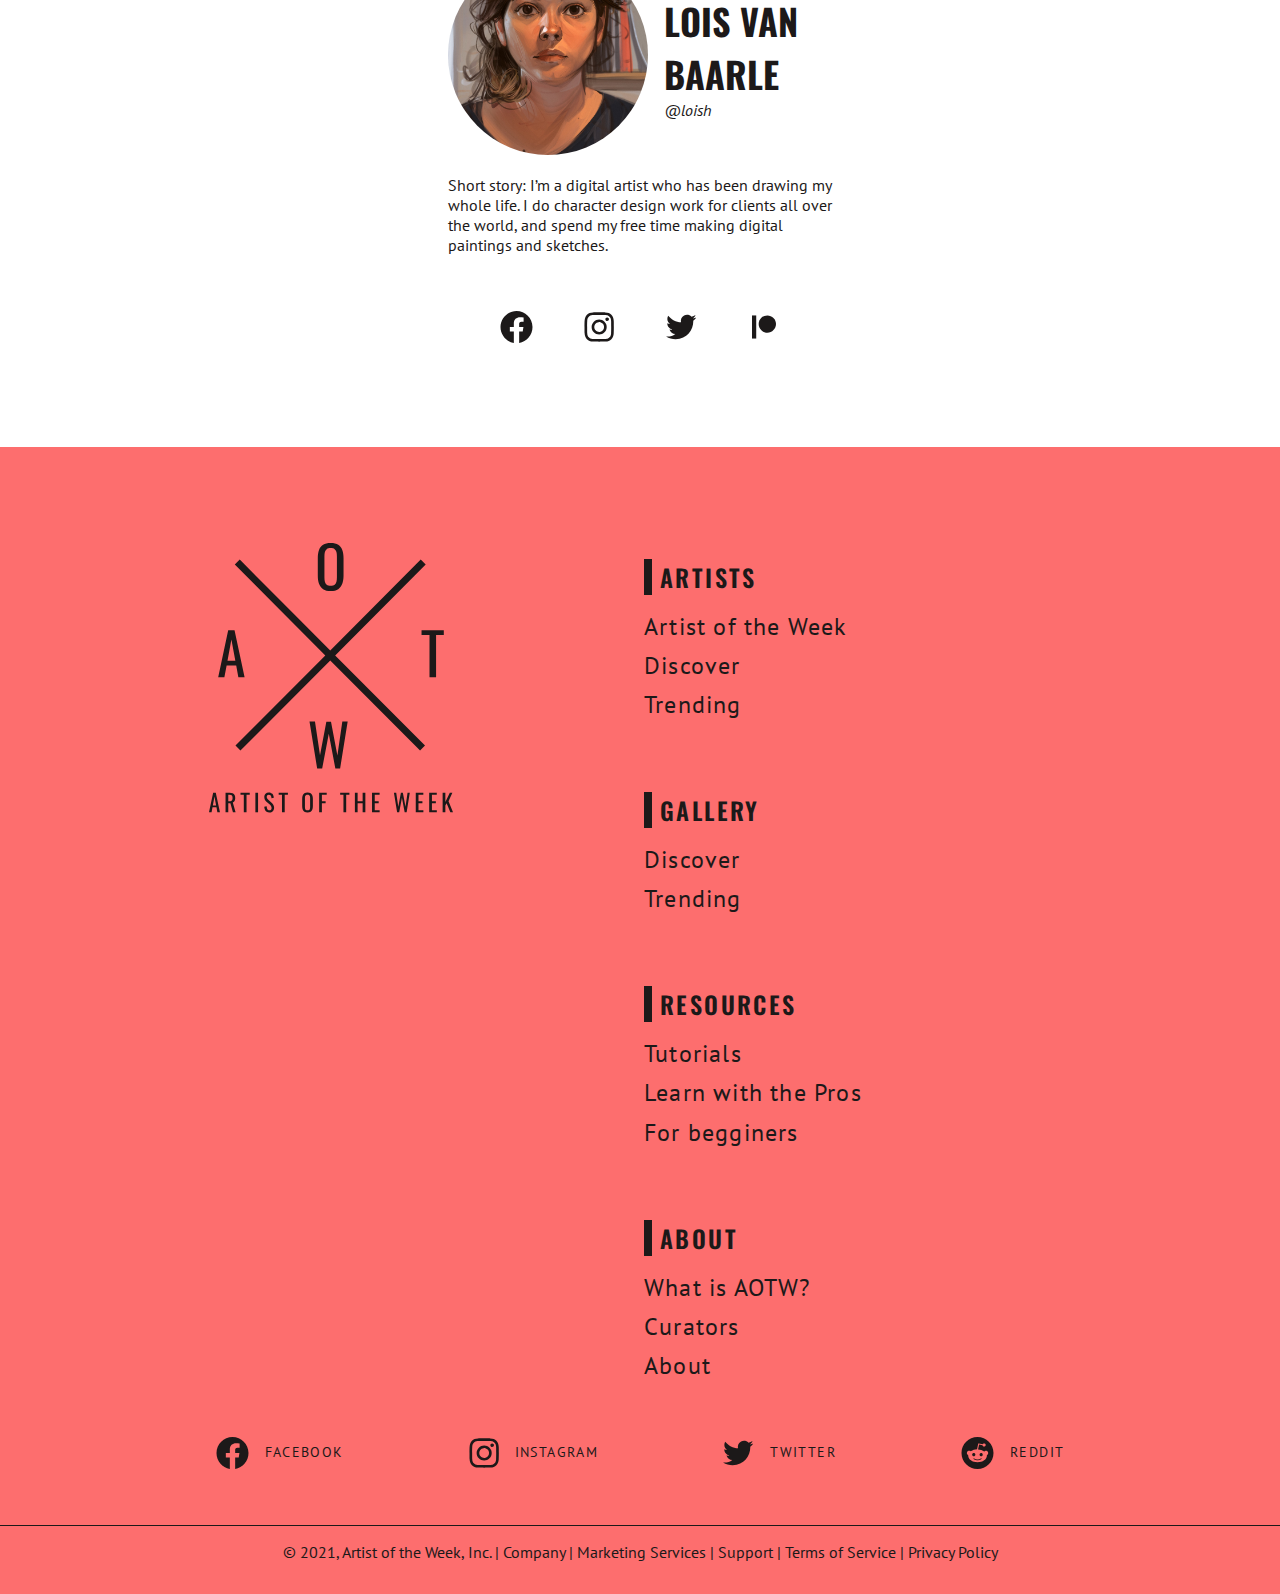
<file: gallery.html>
<!DOCTYPE html>
<html lang="en">

<head>
    <meta charset="UTF-8">
    <meta name="viewport" content="width=device-width, initial-scale=1.0">
    <title>Gallery - AOTW</title>
    <link rel="stylesheet" href="./style.css">
    <link rel="icon" type="image/png" href="./img/favicon16x16.png" sizes="16x16">
    <link rel="icon" type="image/png" href="./img/favicon32x32.png" sizes="32x32">
    <link rel="icon" type="image/png" href="./img/favicon96x96.png" sizes="96x96">
</head>

<body>

    <!-- NAV -->
    <nav id="navbar" class="change-color">
        <svg width="54" height="54" viewBox="0 0 54 54" fill="none" xmlns="http://www.w3.org/2000/svg" id="logo"
            onclick="window.location.href = './index.html'">
            <path fill-rule="evenodd" clip-rule="evenodd"
                d="M25.1056 11.0465C25.5599 11.3433 26.1672 11.4917 26.9274 11.4917C27.6877 11.4917 28.2903 11.3433 28.7353 11.0465C29.1803 10.7404 29.5002 10.3137 29.6949 9.76651C29.8988 9.21929 30.0008 8.57932 30.0008 7.8466V3.56158C30.0008 2.81958 29.8988 2.18425 29.6949 1.65558C29.5002 1.12691 29.1803 0.718808 28.7353 0.431285C28.2903 0.143762 27.6877 0 26.9274 0C26.1672 0 25.5599 0.143762 25.1056 0.431285C24.6606 0.709533 24.3361 1.11763 24.1322 1.65558C23.9375 2.18425 23.8401 2.81958 23.8401 3.56158V7.83269C23.8401 8.57468 23.9375 9.22393 24.1322 9.78043C24.3269 10.3276 24.6514 10.7497 25.1056 11.0465ZM27.8731 10.003C27.6599 10.17 27.3446 10.2534 26.9274 10.2534C26.5102 10.2534 26.1904 10.17 25.9679 10.003C25.7546 9.8268 25.6109 9.58565 25.5368 9.27958C25.4626 8.96423 25.4255 8.59787 25.4255 8.1805V3.24159C25.4255 2.82422 25.4626 2.46713 25.5368 2.17034C25.6109 1.86426 25.7546 1.63239 25.9679 1.47472C26.1904 1.30777 26.5102 1.22429 26.9274 1.22429C27.3446 1.22429 27.6599 1.30777 27.8731 1.47472C28.0863 1.63239 28.23 1.86426 28.3042 2.17034C28.3784 2.46713 28.4155 2.82422 28.4155 3.24159V8.1805C28.4155 8.59787 28.3784 8.96423 28.3042 9.27958C28.23 9.58565 28.0863 9.8268 27.8731 10.003ZM26.8199 28.1017L48.3189 49.6872L49.5022 48.4991L28.0032 26.9137L49.6667 5.16302L48.4834 3.97497L26.8199 25.7256L5.15647 3.97497L3.97318 5.16302L25.6366 26.9137L4.13768 48.4991L5.32097 49.6872L26.8199 28.1017ZM23.6892 54L21.8535 42.731H23.1607L24.3706 50.828L25.8864 42.7727H26.999L28.5287 50.8697L29.7108 42.731H30.9902L29.1823 54H28.042L26.4705 45.6526L24.8852 54H23.6892ZM0 32.1377L2.39196 20.8686H3.9078L6.31367 32.1377H4.82565L4.3111 29.2995H2.01648L1.47412 32.1377H0ZM2.22508 28.1726H4.10249L3.15683 23.0946L2.22508 28.1726ZM50.5788 22.0373V32.1377H52.1503V22.0373H53.9999V20.8686H48.6736V22.0373H50.5788Z" />
        </svg>
        <ul>
            <li><a href="#"> Artists</a></li>
            <li><a href="#"> Gallery</a></li>
            <li><a href="#"> Resources</a></li>
            <li><a href="#"> About</a></li>
        </ul>
        <svg width="32" height="32" viewBox="0 0 32 32" fill="none" xmlns="http://www.w3.org/2000/svg" id="search">
            <path
                d="M28 28L22.0186 22.008L28 28ZM25.3333 14C25.3333 17.0058 24.1393 19.8885 22.0138 22.0139C19.8884 24.1393 17.0057 25.3334 14 25.3334C10.9942 25.3334 8.1115 24.1393 5.98608 22.0139C3.86067 19.8885 2.66663 17.0058 2.66663 14C2.66663 10.9942 3.86067 8.11156 5.98608 5.98614C8.1115 3.86073 10.9942 2.66669 14 2.66669C17.0057 2.66669 19.8884 3.86073 22.0138 5.98614C24.1393 8.11156 25.3333 10.9942 25.3333 14V14Z"
                stroke-width="2.66667" stroke-linecap="round" />
        </svg>
    </nav>

    <!-- GALLERY -->

    <main class="gallery">
        <div class="rectangle-text">
            <div class="rectangle"></div>
            <div class="hero-text">
                <div class="tag">ATOW</div>
                <h1 class="on-white">The art of Lois van Baarle</h1>
            </div>
        </div>
        <img src="./img/deep_sea.png" alt="">
    </main>

    <!-- ART -->

    <section class="images">
        <article class="display">
            <div class="rectangle-text">
                <div class="rectangle"></div>
                <div class="article-text">
                    <h1 id="artist">Electric</h1>
                    <h1>2021</h1>
                </div>
            </div>
        </article>

        <article class="display"
            style="background: url(./img/loish/fleurs_final2.png) var(--accent) top;background-size: cover;">
            <div class="rectangle-text">
                <div class="rectangle"></div>
                <div class="article-text">
                    <h1 id="artist">Blossoms</h1>
                    <h1>2021</h1>
                </div>
            </div>
        </article>

        <article class="display" style="background: url(./img/loish/veiltail.png) var(--accent) center;">
            <div class="rectangle-text">
                <div class="rectangle"></div>
                <div class="article-text">
                    <h1 id="artist">Veiltail</h1>
                    <h1>2021</h1>
                </div>
            </div>
        </article>

        <article class="display" style="background: url(./img/loish/mountains_final.png) var(--accent) bottom;">
            <div class="rectangle-text">
                <div class="rectangle"></div>
                <div class="article-text">
                    <h1 id="artist">Peaks</h1>
                    <h1>2021</h1>
                </div>
            </div>
        </article>
    </section>

    <!-- ABOUT THE ARTISTS -->
    <section class="artist-section">
        <h2>About the artist</h2>
        <div class="image-text">
            <div class="about-artist">
                <div class="artist-portrait"><img src="./img/loish/2020_self_portrait.jpg" alt=""></div>
                <div class="artist-name">
                    <h3>Lois van Baarle</h3>
                    <p>@loish</p>
                </div>
            </div>
            <p>Short story: I’m a digital artist who has been drawing my whole life. I do character design work for
                clients all over the world, and spend my free time making digital paintings and sketches.</p>
            <div class="social-media-artist">
                <div class="social-media-links">
                    <svg width="33" height="32" viewBox="0 0 33 32" fill="none" xmlns="http://www.w3.org/2000/svg">
                        <path fill-rule="evenodd" clip-rule="evenodd"
                            d="M0.5 16.0893C0.5 24.044 6.27733 30.6587 13.8333 32V20.444H9.83333V16H13.8333V12.444C13.8333 8.444 16.4107 6.22267 20.056 6.22267C21.2107 6.22267 22.456 6.4 23.6107 6.57733V10.6667H21.5667C19.6107 10.6667 19.1667 11.644 19.1667 12.8893V16H23.4333L22.7227 20.444H19.1667V32C26.7227 30.6587 32.5 24.0453 32.5 16.0893C32.5 7.24 25.3 0 16.5 0C7.7 0 0.5 7.24 0.5 16.0893Z"
                            fill="#1C1919" />
                    </svg></div>
                <div class="social-media-links">
                    <svg width="30" height="30" viewBox="0 0 30 30" fill="none" xmlns="http://www.w3.org/2000/svg">
                        <path fill-rule="evenodd" clip-rule="evenodd"
                            d="M9.12 0.421252C10.684 0.349252 11.1827 0.333252 15.1667 0.333252C19.1507 0.333252 19.6493 0.350585 21.212 0.421252C22.7747 0.491919 23.8413 0.741252 24.7747 1.10259C25.752 1.47192 26.6387 2.04925 27.372 2.79592C28.1187 3.52792 28.6947 4.41325 29.0627 5.39192C29.4253 6.32525 29.6733 7.39192 29.7453 8.95192C29.8173 10.5186 29.8333 11.0173 29.8333 14.9999C29.8333 18.9839 29.816 19.4826 29.7453 21.0466C29.6747 22.6066 29.4253 23.6733 29.0627 24.6066C28.6947 25.5854 28.1177 26.4722 27.372 27.2053C26.6387 27.9519 25.752 28.5279 24.7747 28.8959C23.8413 29.2586 22.7747 29.5066 21.2147 29.5786C19.6493 29.6506 19.1507 29.6666 15.1667 29.6666C11.1827 29.6666 10.684 29.6493 9.12 29.5786C7.56 29.5079 6.49333 29.2586 5.56 28.8959C4.58123 28.5279 3.69443 27.9509 2.96133 27.2053C2.21517 26.4728 1.63775 25.5864 1.26933 24.6079C0.908 23.6746 0.66 22.6079 0.588 21.0479C0.516 19.4813 0.5 18.9826 0.5 14.9999C0.5 11.0159 0.517333 10.5173 0.588 8.95459C0.658667 7.39192 0.908 6.32525 1.26933 5.39192C1.6383 4.41336 2.21616 3.527 2.96267 2.79459C3.69472 2.04859 4.58063 1.47118 5.55867 1.10259C6.492 0.741252 7.55867 0.493252 9.11867 0.421252H9.12ZM21.0933 3.06125C19.5467 2.99059 19.0827 2.97592 15.1667 2.97592C11.2507 2.97592 10.7867 2.99059 9.24 3.06125C7.80933 3.12659 7.03333 3.36525 6.516 3.56659C5.832 3.83325 5.34267 4.14925 4.82933 4.66259C4.34273 5.13599 3.96824 5.7123 3.73333 6.34925C3.532 6.86659 3.29333 7.64259 3.228 9.07325C3.15733 10.6199 3.14267 11.0839 3.14267 14.9999C3.14267 18.9159 3.15733 19.3799 3.228 20.9266C3.29333 22.3573 3.532 23.1333 3.73333 23.6506C3.968 24.2866 4.34267 24.8639 4.82933 25.3373C5.30267 25.8239 5.88 26.1986 6.516 26.4333C7.03333 26.6346 7.80933 26.8733 9.24 26.9386C10.7867 27.0093 11.2493 27.0239 15.1667 27.0239C19.084 27.0239 19.5467 27.0093 21.0933 26.9386C22.524 26.8733 23.3 26.6346 23.8173 26.4333C24.5013 26.1666 24.9907 25.8506 25.504 25.3373C25.9907 24.8639 26.3653 24.2866 26.6 23.6506C26.8013 23.1333 27.04 22.3573 27.1053 20.9266C27.176 19.3799 27.1907 18.9159 27.1907 14.9999C27.1907 11.0839 27.176 10.6199 27.1053 9.07325C27.04 7.64259 26.8013 6.86659 26.6 6.34925C26.3333 5.66525 26.0173 5.17592 25.504 4.66259C25.0306 4.17601 24.4543 3.80153 23.8173 3.56659C23.3 3.36525 22.524 3.12659 21.0933 3.06125ZM13.2933 19.5213C14.3395 19.9568 15.5045 20.0155 16.5892 19.6875C17.674 19.3596 18.6112 18.6651 19.2408 17.7229C19.8704 16.7807 20.1534 15.6491 20.0414 14.5214C19.9294 13.3937 19.4293 12.3399 18.6267 11.5399C18.115 11.0286 17.4963 10.637 16.8151 10.3934C16.1339 10.1499 15.4072 10.0604 14.6873 10.1314C13.9674 10.2024 13.2722 10.4322 12.6517 10.8041C12.0313 11.176 11.501 11.6809 11.0991 12.2824C10.6971 12.8839 10.4336 13.567 10.3274 14.2825C10.2211 14.9981 10.2749 15.7283 10.4847 16.4206C10.6946 17.1129 11.0553 17.7501 11.541 18.2862C12.0266 18.8224 12.6251 19.2442 13.2933 19.5213ZM9.836 9.66925C10.536 8.96922 11.3671 8.41392 12.2817 8.03507C13.1964 7.65621 14.1767 7.46122 15.1667 7.46122C16.1567 7.46122 17.137 7.65621 18.0516 8.03507C18.9662 8.41392 19.7973 8.96922 20.4973 9.66925C21.1974 10.3693 21.7527 11.2003 22.1315 12.115C22.5104 13.0296 22.7054 14.0099 22.7054 14.9999C22.7054 15.9899 22.5104 16.9702 22.1315 17.8849C21.7527 18.7995 21.1974 19.6306 20.4973 20.3306C19.0836 21.7444 17.1661 22.5386 15.1667 22.5386C13.1673 22.5386 11.2498 21.7444 9.836 20.3306C8.42222 18.9168 7.62797 16.9993 7.62797 14.9999C7.62797 13.0005 8.42222 11.083 9.836 9.66925ZM24.3773 8.58392C24.5508 8.42028 24.6897 8.22349 24.7857 8.00522C24.8818 7.78694 24.9331 7.55161 24.9366 7.31316C24.94 7.07471 24.8956 6.83798 24.806 6.617C24.7163 6.39602 24.5832 6.19527 24.4146 6.02664C24.246 5.85801 24.0452 5.72493 23.8243 5.63528C23.6033 5.54562 23.3665 5.50122 23.1281 5.5047C22.8896 5.50817 22.6543 5.55946 22.436 5.65551C22.2178 5.75157 22.021 5.89045 21.8573 6.06392C21.5391 6.40129 21.3648 6.84941 21.3716 7.31316C21.3784 7.7769 21.5656 8.21976 21.8935 8.54771C22.2215 8.87566 22.6643 9.06289 23.1281 9.06965C23.5918 9.07641 24.04 8.90217 24.3773 8.58392Z"
                            fill="#1C1919" />
                    </svg></div>
                <div class="social-media-links">
                    <svg width="31" height="26" viewBox="0 0 31 26" fill="none" xmlns="http://www.w3.org/2000/svg">
                        <path
                            d="M30.3572 3.58269C29.2439 4.07602 28.0479 4.40935 26.7905 4.56002C28.0879 3.78374 29.0584 2.56198 29.5212 1.12269C28.3023 1.84667 26.9683 2.35628 25.5772 2.62935C24.6417 1.63051 23.4026 0.968456 22.0523 0.745987C20.702 0.523517 19.316 0.753077 18.1095 1.39902C16.903 2.04497 15.9436 3.07117 15.3801 4.31829C14.8166 5.56542 14.6806 6.96369 14.9932 8.29602C12.5234 8.17202 10.1074 7.53009 7.90175 6.41189C5.69615 5.2937 3.75031 3.72424 2.19052 1.80535C1.65719 2.72535 1.35052 3.79202 1.35052 4.92802C1.34992 5.95068 1.60176 6.95768 2.08369 7.85966C2.56562 8.76165 3.26273 9.53074 4.11319 10.0987C3.12689 10.0673 2.16235 9.8008 1.29985 9.32135V9.40135C1.29975 10.8357 1.7959 12.2259 2.7041 13.336C3.6123 14.4462 4.87662 15.2079 6.28252 15.492C5.36756 15.7396 4.4083 15.7761 3.47719 15.5987C3.87385 16.8328 4.64651 17.9121 5.68701 18.6853C6.72751 19.4585 7.98374 19.8869 9.27985 19.9107C7.07963 21.6379 4.36237 22.5748 1.56519 22.5707C1.06969 22.5708 0.574621 22.5419 0.0825195 22.484C2.92182 24.3096 6.22697 25.2785 9.60252 25.2747C21.0292 25.2747 27.2759 15.8107 27.2759 7.60269C27.2759 7.33602 27.2692 7.06669 27.2572 6.80002C28.4722 5.92132 29.5211 4.83322 30.3545 3.58669L30.3572 3.58269Z"
                            fill="#1C1919" />
                    </svg>
                </div>
                <div class="social-media-links">
                    <svg width="32" height="32" viewBox="0 0 32 32" fill="none" xmlns="http://www.w3.org/2000/svg">
                        <path
                            d="M19.344 21.7693C24.1275 21.7693 28.0053 17.8915 28.0053 13.108C28.0053 8.32447 24.1275 4.44666 19.344 4.44666C14.5605 4.44666 10.6827 8.32447 10.6827 13.108C10.6827 17.8915 14.5605 21.7693 19.344 21.7693Z"
                            fill="#1C1919" />
                        <path d="M3.99463 4.44666H8.22663V27.5533H3.99463V4.44666Z" fill="#1C1919" />
                    </svg>

                </div>
            </div>
        </div>
        </div>
    </section>

    <!-- FOOTER -->

    <footer>
        <div class="footer-main">
            <div id="logo-big"><svg width="244" height="270" viewBox="0 0 244 270" fill="none"
                    xmlns="http://www.w3.org/2000/svg">
                    <path fill-rule="evenodd" clip-rule="evenodd"
                        d="M114.086 46.1481C115.984 47.388 118.521 48.0079 121.697 48.0079C124.873 48.0079 127.391 47.388 129.25 46.1481C131.109 44.8694 132.445 43.087 133.258 40.8009C134.111 38.5149 134.537 35.8413 134.537 32.7802V14.879C134.537 11.7792 134.111 9.125 133.258 6.9164C132.445 4.7078 131.109 3.00292 129.25 1.80175C127.391 0.600584 124.873 0 121.697 0C118.521 0 115.984 0.600584 114.086 1.80175C112.227 2.96417 110.872 4.66905 110.02 6.9164C109.206 9.125 108.799 11.7792 108.799 14.879V32.7221C108.799 35.8219 109.206 38.5342 110.02 40.8591C110.833 43.1452 112.188 44.9082 114.086 46.1481ZM125.648 41.789C124.757 42.4865 123.44 42.8352 121.697 42.8352C119.954 42.8352 118.618 42.4865 117.688 41.789C116.798 41.0528 116.197 40.0454 115.887 38.7667C115.578 37.4493 115.423 35.9188 115.423 34.1751V13.5422C115.423 11.7986 115.578 10.3068 115.887 9.06688C116.197 7.78821 116.798 6.81953 117.688 6.16083C118.618 5.46337 119.954 5.11465 121.697 5.11465C123.44 5.11465 124.757 5.46337 125.648 6.16083C126.539 6.81953 127.139 7.78821 127.449 9.06688C127.759 10.3068 127.914 11.7986 127.914 13.5422V34.1751C127.914 35.9188 127.759 37.4493 127.449 38.7667C127.139 40.0454 126.539 41.0528 125.648 41.789ZM121.248 117.399L211.063 207.575L216.006 202.612L126.191 112.435L216.693 21.5692L211.75 16.606L121.248 107.472L30.7459 16.606L25.8026 21.5692L116.305 112.435L26.4898 202.612L31.4332 207.575L121.248 117.399ZM108.169 225.592L100.5 178.514H105.961L111.016 212.341L117.348 178.689H121.996L128.387 212.515L133.325 178.514H138.67L131.117 225.592H126.353L119.788 190.72L113.165 225.592H108.169ZM9.2041 134.26L19.1969 87.1815H25.5295L35.5803 134.26H29.3639L27.2143 122.403H17.6282L15.3624 134.26H9.2041ZM18.4997 117.695H26.3428L22.3922 96.4809L18.4997 117.695ZM220.504 92.0637V134.26H227.069V92.0637H234.796V87.1815H212.545V92.0637H220.504Z"
                        fill="#1C1919" />
                    <path
                        d="M0 269.29L4.14676 249.761H6.77464L10.9455 269.29H8.36584L7.47381 264.371H3.49581L2.55556 269.29H0ZM3.85745 262.419H7.11217L5.47275 253.619L3.85745 262.419Z"
                        fill="#1C1919" />
                    <path
                        d="M16.5433 269.29V249.761H20.4731C21.775 249.761 22.8519 249.938 23.7037 250.292C24.5556 250.629 25.1824 251.184 25.5842 251.955C26.0021 252.711 26.2111 253.707 26.2111 254.945C26.2111 255.7 26.1307 256.391 25.97 257.018C25.8092 257.629 25.5521 258.151 25.1985 258.585C24.8449 259.003 24.3788 259.308 23.8002 259.501L26.5727 269.29H23.9448L21.3892 260.128H19.2677V269.29H16.5433ZM19.2677 258.175H20.3043C21.0758 258.175 21.7027 258.079 22.1848 257.886C22.667 257.693 23.0206 257.364 23.2456 256.898C23.4707 256.431 23.5832 255.781 23.5832 254.945C23.5832 253.804 23.3742 252.984 22.9563 252.486C22.5384 251.971 21.7107 251.714 20.4731 251.714H19.2677V258.175Z"
                        fill="#1C1919" />
                    <path d="M34.8073 269.29V251.786H31.5043V249.761H40.7381V251.786H37.5316V269.29H34.8073Z"
                        fill="#1C1919" />
                    <path d="M46.3817 269.29V249.761H49.0578V269.29H46.3817Z" fill="#1C1919" />
                    <path
                        d="M60.4384 269.507C59.3133 269.507 58.373 269.266 57.6176 268.783C56.8783 268.301 56.3157 267.634 55.93 266.782C55.5442 265.93 55.3192 264.942 55.2549 263.817L57.6658 263.166C57.7141 263.857 57.8185 264.524 57.9793 265.167C58.1561 265.81 58.4373 266.34 58.8231 266.758C59.2088 267.16 59.7473 267.361 60.4384 267.361C61.1456 267.361 61.676 267.168 62.0296 266.782C62.3992 266.38 62.5841 265.81 62.5841 265.071C62.5841 264.187 62.3832 263.479 61.9814 262.949C61.5795 262.402 61.0732 261.856 60.4625 261.31L57.1837 258.416C56.5407 257.854 56.0666 257.243 55.7612 256.584C55.4558 255.909 55.3031 255.081 55.3031 254.101C55.3031 252.67 55.713 251.561 56.5327 250.774C57.3524 249.986 58.4695 249.593 59.8839 249.593C60.6554 249.593 61.3304 249.697 61.909 249.906C62.5037 250.099 62.9939 250.404 63.3797 250.822C63.7815 251.24 64.0949 251.77 64.3199 252.413C64.561 253.04 64.7218 253.779 64.8021 254.631L62.4876 255.258C62.4394 254.615 62.343 254.029 62.1983 253.498C62.0537 252.952 61.7965 252.518 61.4268 252.196C61.0732 251.859 60.5589 251.69 59.8839 251.69C59.2088 251.69 58.6784 251.875 58.2927 252.245C57.923 252.598 57.7382 253.129 57.7382 253.836C57.7382 254.43 57.8346 254.921 58.0275 255.306C58.2364 255.692 58.5659 256.086 59.0159 256.488L62.3189 259.381C63.0582 260.024 63.7092 260.795 64.2717 261.695C64.8343 262.579 65.1155 263.632 65.1155 264.854C65.1155 265.818 64.9146 266.654 64.5128 267.361C64.111 268.052 63.5565 268.582 62.8493 268.952C62.1582 269.322 61.3545 269.507 60.4384 269.507Z"
                        fill="#1C1919" />
                    <path d="M72.9909 269.29V251.786H69.688V249.761H78.9217V251.786H75.7152V269.29H72.9909Z"
                        fill="#1C1919" />
                    <path
                        d="M98.5369 269.507C97.2189 269.507 96.1662 269.249 95.3786 268.735C94.591 268.221 94.0285 267.489 93.691 266.541C93.3534 265.577 93.1847 264.452 93.1847 263.166V255.764C93.1847 254.479 93.3534 253.378 93.691 252.462C94.0446 251.529 94.6071 250.822 95.3786 250.34C96.1662 249.842 97.2189 249.593 98.5369 249.593C99.8549 249.593 100.9 249.842 101.671 250.34C102.443 250.838 102.997 251.545 103.335 252.462C103.688 253.378 103.865 254.479 103.865 255.764V263.19C103.865 264.46 103.688 265.569 103.335 266.517C102.997 267.465 102.443 268.205 101.671 268.735C100.9 269.249 99.8549 269.507 98.5369 269.507ZM98.5369 267.361C99.2602 267.361 99.8066 267.216 100.176 266.927C100.546 266.622 100.795 266.204 100.924 265.673C101.052 265.127 101.117 264.492 101.117 263.769V255.21C101.117 254.487 101.052 253.868 100.924 253.354C100.795 252.823 100.546 252.421 100.176 252.148C99.8066 251.859 99.2602 251.714 98.5369 251.714C97.8136 251.714 97.2591 251.859 96.8734 252.148C96.5037 252.421 96.2546 252.823 96.126 253.354C95.9974 253.868 95.9331 254.487 95.9331 255.21V263.769C95.9331 264.492 95.9974 265.127 96.126 265.673C96.2546 266.204 96.5037 266.622 96.8734 266.927C97.2591 267.216 97.8136 267.361 98.5369 267.361Z"
                        fill="#1C1919" />
                    <path
                        d="M110.159 269.29V249.761H117.705V251.714H112.883V258.224H116.62V260.152H112.883V269.29H110.159Z"
                        fill="#1C1919" />
                    <path d="M134.464 269.29V251.786H131.161V249.761H140.395V251.786H137.189V269.29H134.464Z"
                        fill="#1C1919" />
                    <path
                        d="M145.894 269.29V249.761H148.618V258.199H153.633V249.761H156.357V269.29H153.633V260.152H148.618V269.29H145.894Z"
                        fill="#1C1919" />
                    <path
                        d="M163.025 269.29V249.761H170.595V251.786H165.749V258.248H169.679V260.176H165.749V267.337H170.643V269.29H163.025Z"
                        fill="#1C1919" />
                    <path
                        d="M188.116 269.29L184.934 249.761H187.2L189.297 263.793L191.925 249.834H193.854L196.506 263.865L198.555 249.761H200.773L197.639 269.29H195.662L192.938 254.824L190.189 269.29H188.116Z"
                        fill="#1C1919" />
                    <path
                        d="M206.765 269.29V249.761H214.335V251.786H209.489V258.248H213.419V260.176H209.489V267.337H214.383V269.29H206.765Z"
                        fill="#1C1919" />
                    <path
                        d="M220.199 269.29V249.761H227.769V251.786H222.923V258.248H226.853V260.176H222.923V267.337H227.817V269.29H220.199Z"
                        fill="#1C1919" />
                    <path
                        d="M233.633 269.29V249.761H236.357V258.971L240.842 249.761H243.373L239.516 258.368L244 269.29H241.348L237.611 260.128L236.357 262.394V269.29H233.633Z"
                        fill="#1C1919" />
                </svg>
            </div>
            <div class="footer-links">
                <div class="link-section">
                    <div class="rectangle-text">
                        <div class="rectangle"></div>
                        <p class="footer-heading">Artists</p>
                    </div>
                    <ul>
                        <li>Artist of the Week</li>
                        <li>Discover</li>
                        <li>Trending</li>
                    </ul>
                </div>
                <div class="link-section">
                    <div class="rectangle-text">
                        <div class="rectangle"></div>
                        <p class="footer-heading">Gallery</p>
                    </div>
                    <ul>
                        <li>Discover</li>
                        <li>Trending</li>
                    </ul>
                </div>
                <div class="link-section">
                    <div class="rectangle-text">
                        <div class="rectangle"></div>
                        <p class="footer-heading">Resources</p>
                    </div>
                    <ul>
                        <li>Tutorials</li>
                        <li>Learn with the Pros</li>
                        <li>For begginers</li>
                    </ul>
                </div>
                <div class="link-section">
                    <div class="rectangle-text">
                        <div class="rectangle"></div>
                        <p class="footer-heading">About</p>
                    </div>
                    <ul>
                        <li>What is AOTW?</li>
                        <li>Curators</li>
                        <li>About</li>
                    </ul>
                </div>
            </div>
        </div>
        <div class="social-media">
            <div class="social-media-links">
                <svg width="33" height="32" viewBox="0 0 33 32" fill="none" xmlns="http://www.w3.org/2000/svg">
                    <path fill-rule="evenodd" clip-rule="evenodd"
                        d="M0.5 16.0893C0.5 24.044 6.27733 30.6587 13.8333 32V20.444H9.83333V16H13.8333V12.444C13.8333 8.444 16.4107 6.22267 20.056 6.22267C21.2107 6.22267 22.456 6.4 23.6107 6.57733V10.6667H21.5667C19.6107 10.6667 19.1667 11.644 19.1667 12.8893V16H23.4333L22.7227 20.444H19.1667V32C26.7227 30.6587 32.5 24.0453 32.5 16.0893C32.5 7.24 25.3 0 16.5 0C7.7 0 0.5 7.24 0.5 16.0893Z"
                        fill="#1C1919" />
                </svg>
                Facebook</div>
            <div class="social-media-links">
                <svg width="30" height="30" viewBox="0 0 30 30" fill="none" xmlns="http://www.w3.org/2000/svg">
                    <path fill-rule="evenodd" clip-rule="evenodd"
                        d="M9.12 0.421252C10.684 0.349252 11.1827 0.333252 15.1667 0.333252C19.1507 0.333252 19.6493 0.350585 21.212 0.421252C22.7747 0.491919 23.8413 0.741252 24.7747 1.10259C25.752 1.47192 26.6387 2.04925 27.372 2.79592C28.1187 3.52792 28.6947 4.41325 29.0627 5.39192C29.4253 6.32525 29.6733 7.39192 29.7453 8.95192C29.8173 10.5186 29.8333 11.0173 29.8333 14.9999C29.8333 18.9839 29.816 19.4826 29.7453 21.0466C29.6747 22.6066 29.4253 23.6733 29.0627 24.6066C28.6947 25.5854 28.1177 26.4722 27.372 27.2053C26.6387 27.9519 25.752 28.5279 24.7747 28.8959C23.8413 29.2586 22.7747 29.5066 21.2147 29.5786C19.6493 29.6506 19.1507 29.6666 15.1667 29.6666C11.1827 29.6666 10.684 29.6493 9.12 29.5786C7.56 29.5079 6.49333 29.2586 5.56 28.8959C4.58123 28.5279 3.69443 27.9509 2.96133 27.2053C2.21517 26.4728 1.63775 25.5864 1.26933 24.6079C0.908 23.6746 0.66 22.6079 0.588 21.0479C0.516 19.4813 0.5 18.9826 0.5 14.9999C0.5 11.0159 0.517333 10.5173 0.588 8.95459C0.658667 7.39192 0.908 6.32525 1.26933 5.39192C1.6383 4.41336 2.21616 3.527 2.96267 2.79459C3.69472 2.04859 4.58063 1.47118 5.55867 1.10259C6.492 0.741252 7.55867 0.493252 9.11867 0.421252H9.12ZM21.0933 3.06125C19.5467 2.99059 19.0827 2.97592 15.1667 2.97592C11.2507 2.97592 10.7867 2.99059 9.24 3.06125C7.80933 3.12659 7.03333 3.36525 6.516 3.56659C5.832 3.83325 5.34267 4.14925 4.82933 4.66259C4.34273 5.13599 3.96824 5.7123 3.73333 6.34925C3.532 6.86659 3.29333 7.64259 3.228 9.07325C3.15733 10.6199 3.14267 11.0839 3.14267 14.9999C3.14267 18.9159 3.15733 19.3799 3.228 20.9266C3.29333 22.3573 3.532 23.1333 3.73333 23.6506C3.968 24.2866 4.34267 24.8639 4.82933 25.3373C5.30267 25.8239 5.88 26.1986 6.516 26.4333C7.03333 26.6346 7.80933 26.8733 9.24 26.9386C10.7867 27.0093 11.2493 27.0239 15.1667 27.0239C19.084 27.0239 19.5467 27.0093 21.0933 26.9386C22.524 26.8733 23.3 26.6346 23.8173 26.4333C24.5013 26.1666 24.9907 25.8506 25.504 25.3373C25.9907 24.8639 26.3653 24.2866 26.6 23.6506C26.8013 23.1333 27.04 22.3573 27.1053 20.9266C27.176 19.3799 27.1907 18.9159 27.1907 14.9999C27.1907 11.0839 27.176 10.6199 27.1053 9.07325C27.04 7.64259 26.8013 6.86659 26.6 6.34925C26.3333 5.66525 26.0173 5.17592 25.504 4.66259C25.0306 4.17601 24.4543 3.80153 23.8173 3.56659C23.3 3.36525 22.524 3.12659 21.0933 3.06125ZM13.2933 19.5213C14.3395 19.9568 15.5045 20.0155 16.5892 19.6875C17.674 19.3596 18.6112 18.6651 19.2408 17.7229C19.8704 16.7807 20.1534 15.6491 20.0414 14.5214C19.9294 13.3937 19.4293 12.3399 18.6267 11.5399C18.115 11.0286 17.4963 10.637 16.8151 10.3934C16.1339 10.1499 15.4072 10.0604 14.6873 10.1314C13.9674 10.2024 13.2722 10.4322 12.6517 10.8041C12.0313 11.176 11.501 11.6809 11.0991 12.2824C10.6971 12.8839 10.4336 13.567 10.3274 14.2825C10.2211 14.9981 10.2749 15.7283 10.4847 16.4206C10.6946 17.1129 11.0553 17.7501 11.541 18.2862C12.0266 18.8224 12.6251 19.2442 13.2933 19.5213ZM9.836 9.66925C10.536 8.96922 11.3671 8.41392 12.2817 8.03507C13.1964 7.65621 14.1767 7.46122 15.1667 7.46122C16.1567 7.46122 17.137 7.65621 18.0516 8.03507C18.9662 8.41392 19.7973 8.96922 20.4973 9.66925C21.1974 10.3693 21.7527 11.2003 22.1315 12.115C22.5104 13.0296 22.7054 14.0099 22.7054 14.9999C22.7054 15.9899 22.5104 16.9702 22.1315 17.8849C21.7527 18.7995 21.1974 19.6306 20.4973 20.3306C19.0836 21.7444 17.1661 22.5386 15.1667 22.5386C13.1673 22.5386 11.2498 21.7444 9.836 20.3306C8.42222 18.9168 7.62797 16.9993 7.62797 14.9999C7.62797 13.0005 8.42222 11.083 9.836 9.66925ZM24.3773 8.58392C24.5508 8.42028 24.6897 8.22349 24.7857 8.00522C24.8818 7.78694 24.9331 7.55161 24.9366 7.31316C24.94 7.07471 24.8956 6.83798 24.806 6.617C24.7163 6.39602 24.5832 6.19527 24.4146 6.02664C24.246 5.85801 24.0452 5.72493 23.8243 5.63528C23.6033 5.54562 23.3665 5.50122 23.1281 5.5047C22.8896 5.50817 22.6543 5.55946 22.436 5.65551C22.2178 5.75157 22.021 5.89045 21.8573 6.06392C21.5391 6.40129 21.3648 6.84941 21.3716 7.31316C21.3784 7.7769 21.5656 8.21976 21.8935 8.54771C22.2215 8.87566 22.6643 9.06289 23.1281 9.06965C23.5918 9.07641 24.04 8.90217 24.3773 8.58392Z"
                        fill="#1C1919" />
                </svg>
                Instagram</div>
            <div class="social-media-links">
                <svg width="31" height="26" viewBox="0 0 31 26" fill="none" xmlns="http://www.w3.org/2000/svg">
                    <path
                        d="M30.3572 3.58269C29.2439 4.07602 28.0479 4.40935 26.7905 4.56002C28.0879 3.78374 29.0584 2.56198 29.5212 1.12269C28.3023 1.84667 26.9683 2.35628 25.5772 2.62935C24.6417 1.63051 23.4026 0.968456 22.0523 0.745987C20.702 0.523517 19.316 0.753077 18.1095 1.39902C16.903 2.04497 15.9436 3.07117 15.3801 4.31829C14.8166 5.56542 14.6806 6.96369 14.9932 8.29602C12.5234 8.17202 10.1074 7.53009 7.90175 6.41189C5.69615 5.2937 3.75031 3.72424 2.19052 1.80535C1.65719 2.72535 1.35052 3.79202 1.35052 4.92802C1.34992 5.95068 1.60176 6.95768 2.08369 7.85966C2.56562 8.76165 3.26273 9.53074 4.11319 10.0987C3.12689 10.0673 2.16235 9.8008 1.29985 9.32135V9.40135C1.29975 10.8357 1.7959 12.2259 2.7041 13.336C3.6123 14.4462 4.87662 15.2079 6.28252 15.492C5.36756 15.7396 4.4083 15.7761 3.47719 15.5987C3.87385 16.8328 4.64651 17.9121 5.68701 18.6853C6.72751 19.4585 7.98374 19.8869 9.27985 19.9107C7.07963 21.6379 4.36237 22.5748 1.56519 22.5707C1.06969 22.5708 0.574621 22.5419 0.0825195 22.484C2.92182 24.3096 6.22697 25.2785 9.60252 25.2747C21.0292 25.2747 27.2759 15.8107 27.2759 7.60269C27.2759 7.33602 27.2692 7.06669 27.2572 6.80002C28.4722 5.92132 29.5211 4.83322 30.3545 3.58669L30.3572 3.58269Z"
                        fill="#1C1919" />
                </svg>
                Twitter</div>
            <div class="social-media-links">
                <svg width="33" height="32" viewBox="0 0 33 32" fill="none" xmlns="http://www.w3.org/2000/svg">
                    <path fill-rule="evenodd" clip-rule="evenodd"
                        d="M32.5 16C32.5 24.836 25.336 32 16.5 32C7.664 32 0.5 24.836 0.5 16C0.5 7.164 7.664 0 16.5 0C25.336 0 32.5 7.164 32.5 16ZM26.7507 14.744C27.0093 15.1133 27.156 15.5493 27.172 16C27.179 16.4409 27.061 16.8747 26.8316 17.2513C26.6022 17.6279 26.2709 17.9319 25.876 18.128C25.8947 18.3627 25.8947 18.5973 25.876 18.832C25.876 22.416 21.7 25.328 16.548 25.328C11.396 25.328 7.22 22.416 7.22 18.832C7.20199 18.5977 7.20199 18.3623 7.22 18.128C6.9149 17.9852 6.64434 17.778 6.42692 17.5207C6.2095 17.2633 6.05038 16.962 5.9605 16.6373C5.87062 16.3126 5.8521 15.9724 5.90623 15.6399C5.96035 15.3074 6.08583 14.9905 6.27405 14.7111C6.46226 14.4317 6.70874 14.1964 6.99655 14.0213C7.28435 13.8462 7.60666 13.7355 7.94131 13.6968C8.27596 13.6582 8.61502 13.6924 8.93518 13.7972C9.25534 13.902 9.54901 14.0749 9.796 14.304C11.6396 13.0536 13.8086 12.3696 16.036 12.336L17.22 6.784C17.2333 6.71973 17.2592 6.65873 17.2963 6.60455C17.3333 6.55036 17.3807 6.50407 17.4358 6.46835C17.4909 6.43264 17.5525 6.4082 17.617 6.39647C17.6816 6.38474 17.7479 6.38594 17.812 6.4L21.732 7.184C21.9234 6.8551 22.2258 6.6052 22.5849 6.47916C22.944 6.35313 23.3362 6.3592 23.6912 6.4963C24.0462 6.6334 24.3407 6.89254 24.5219 7.22721C24.7031 7.56188 24.759 7.95016 24.6797 8.32236C24.6004 8.69455 24.391 9.02629 24.0891 9.25802C23.7872 9.48975 23.4127 9.6063 23.0326 9.58675C22.6526 9.5672 22.2919 9.41282 22.0154 9.15133C21.7389 8.88985 21.5647 8.53837 21.524 8.16L18.1 7.44L17.06 12.432C19.2603 12.4792 21.3999 13.1627 23.22 14.4C23.463 14.1664 23.7537 13.9882 24.0721 13.8776C24.3905 13.767 24.729 13.7266 25.0645 13.7593C25.4 13.792 25.7244 13.8969 26.0155 14.0669C26.3065 14.2369 26.5574 14.4679 26.7507 14.744ZM11.4413 16.7107C11.3245 16.8854 11.2433 17.0815 11.2023 17.2876C11.1613 17.4937 11.1612 17.7059 11.2022 17.9121C11.285 18.3284 11.5298 18.6948 11.8827 18.9307C12.2356 19.1665 12.6677 19.2525 13.0841 19.1698C13.2902 19.1288 13.4863 19.0476 13.661 18.9309C13.8358 18.8141 13.9859 18.6641 14.1027 18.4893C14.3385 18.1364 14.4245 17.7043 14.3418 17.2879C14.259 16.8716 14.0142 16.5052 13.6613 16.2693C13.3084 16.0335 12.8763 15.9475 12.4599 16.0302C12.0436 16.113 11.6772 16.3578 11.4413 16.7107ZM16.516 23.232C17.936 23.2907 19.3333 22.92 20.468 22.064C20.5529 21.9813 20.6014 21.8682 20.6029 21.7497C20.6044 21.6311 20.5587 21.5169 20.476 21.432C20.435 21.39 20.3862 21.3564 20.3322 21.3333C20.2783 21.3101 20.2203 21.2979 20.1617 21.2971C20.0431 21.2956 19.9289 21.3413 19.844 21.424C18.873 22.1206 17.6933 22.4649 16.5 22.4C15.3082 22.4533 14.134 22.0976 13.172 21.392C13.0891 21.324 12.9839 21.2892 12.8767 21.2945C12.7696 21.2997 12.6683 21.3446 12.5925 21.4205C12.5166 21.4963 12.4717 21.5976 12.4665 21.7047C12.4612 21.8119 12.496 21.9171 12.564 22C13.6992 22.8554 15.0958 23.2908 16.516 23.232ZM19.2907 18.9947C19.5547 19.1707 19.848 19.328 20.164 19.328C20.381 19.3305 20.5963 19.2889 20.7966 19.2055C20.997 19.1222 21.1783 18.9989 21.3295 18.8432C21.4807 18.6875 21.5986 18.5027 21.6761 18.2999C21.7535 18.0972 21.7889 17.8808 21.78 17.664C21.7799 17.3876 21.7082 17.116 21.5719 16.8756C21.4356 16.6351 21.2394 16.4341 21.0023 16.2921C20.7652 16.15 20.4954 16.0718 20.2191 16.0651C19.9428 16.0583 19.6695 16.1233 19.4257 16.2535C19.182 16.3838 18.9762 16.575 18.8283 16.8085C18.6804 17.042 18.5955 17.3098 18.5819 17.5859C18.5683 17.8619 18.6265 18.1368 18.7507 18.3836C18.8749 18.6305 19.0609 18.841 19.2907 18.9947Z"
                        fill="#1C1919" />
                </svg>
                Reddit</div>
        </div>
        <div class="terms-and-conditions">
            <p>© 2021, Artist of the Week, Inc. | Company | Marketing Services | Support | Terms of Service | Privacy
                Policy</p>
        </div>
    </footer>
</body>

</html>
</file>
<file: style.css>
@import url("https://fonts.googleapis.com/css2?family=Oswald&family=PT+Sans:ital,wght@0,400;0,700;1,400;1,700&display=swap");

:root {
  --white: white;
  --black: #1c1919;
  --accent: rgb(253, 110, 110);
  --accent-transparent: rgba(253, 110, 110, 0.7);
  --white-transparent: rgba(255, 255, 255, 0.7);
  --gray: #9d9090;
  --black-transparent: #1c1919b0;
}

* {
  transition: all 200ms ease-in-out;
}

html {
  scroll-behavior: smooth;
}

body {
  /* font-family: "Oswald", sans-serif; */
  background-color: var(--white);
  margin: 0;
  /* position: absolute; */
}

/* HEADINGS */

h1 {
  font-family: "Oswald", sans-serif;
  font-size: 85px;
  line-height: 99px;
  font-weight: 500;
  color: var(--white);
  margin: 0;
}

h1.on-white {
  color: var(--black);
  font-size: 75px;
}

h1#artist {
  font-family: "Oswald", sans-serif;
  font-size: 85px;
  line-height: 101px;
  font-weight: 600;
  letter-spacing: 0.06em;
  text-transform: uppercase;
  margin: 0;
}

h2 {
  font-family: "Oswald", sans-serif;
  font-weight: 400;
  font-size: 64px;
  line-height: 95px;
  text-transform: uppercase;
  margin: 16px 0 0;
  color: var(--black);
}

h3 {
  font-family: "Oswald", sans-serif;
  font-size: 36px;
  line-height: 53px;
  text-transform: uppercase;
  margin: 0;
  color: var(--black);
}

/* BUTTON */

.primary {
  box-sizing: border-box;
  /* align-self: flex-end; */
  display: flex;
  align-items: center;
  background-color: var(--accent);
  border: 0;
  margin-top: 16px;
  padding: 8px 16px;
  font-family: "PT Sans";
  text-transform: uppercase;
  font-size: 14px;
  letter-spacing: 0.1em;
  color: var(--black);
  cursor: pointer;
}

.primary:hover {
  box-sizing: border-box;
  /* align-self: flex-end; */
  display: flex;
  align-items: center;
  background-color: var(--white);
  border: 0;
  margin-top: 16px;
  padding: 8px 16px;
  font-family: "PT Sans";
  text-transform: uppercase;
  font-size: 14px;
  letter-spacing: 0.1em;
  color: var(--accent);
  cursor: pointer;
}

.primary svg {
  margin-left: 8px;
  fill: var(--black);
}

/* NAVIGATION */

#navbar {
  box-sizing: border-box;
  width: 100vw;
  margin: 0;
  display: flex;
  justify-content: space-between;
  align-items: center;
  padding: 16px 192px;
  text-transform: uppercase;
  position: fixed;
  transition: all 200ms ease-in-out;
}

#navbar ul {
  width: 50vw;
  display: flex;
  flex-direction: row;
  justify-content: space-evenly;
}

#navbar li {
  font-family: "PT Sans", sans-serif;
  list-style: none;
  font-size: 18px;
  text-align: center;
  letter-spacing: 0.2em;
}

#navbar li a {
  text-decoration: none;
  color: var(--white);
}

#navbar li a:hover {
  color: var(--accent);
}

#logo {
  fill: #ffffff;
  cursor: pointer;
}

#search {
  stroke: #ffffff;
}

.change-color {
  background-color: var(--accent);
}

/* NAV ON SCROLL */

#navbar.change-color li a {
  color: var(--black);
}

#navbar.change-color li a:hover {
  color: var(--white);
}

#navbar.change-color #logo {
  fill: var(--black);
}

#navbar.change-color #search {
  stroke: var(--black);
}

/* HERO */

#hero {
  box-sizing: border-box;
  display: flex;
  flex-direction: column;
  align-items: flex-end;
  width: 100vw;
  height: 100vh;
  background: linear-gradient(
      180deg,
      rgba(28, 25, 25, 0) -25.39%,
      rgba(28, 25, 25, 0.3) 81.01%
    ),
    url(./img/deep_sea.png);
  background-size: cover;
  padding-right: 15%;
  padding-left: 15%;
  padding-top: 50vh;
}

.hero-text {
  margin: 0px 0px 0px 16px;
}

.tag {
  font-family: "PT Sans", sans-serif;
  font-size: 24px;
  color: var(--accent);
  letter-spacing: 0.1em;
  margin: 0;
}

.chevron {
  display: block;
  margin: auto;
  padding-top: 32px;
}

/* SIDE STROKE */

.rectangle-text {
  display: flex;
  flex-direction: row;
  box-sizing: border-box;
  margin: 16px 0;
}

.rectangle {
  background-color: var(--accent);
  width: 16px;
  justify-self: stretch;
}

/* ARTICLE */

article {
  margin: 48px 0;
}

.article-title {
  margin: 0px 16px;
  color: var(--black);
}

/* ARTICLE - HEADINGS */

.article {
  font-family: "Oswald", sans-serif;
  font-size: 36px;
  line-height: 53.35px;
  margin: 0;
}

.nutshell {
  font-family: "PT Sans", sans-serif;
  font-size: 24px;
  line-height: 31.08px;
  margin: 0;
}

/* SECTIONS */

/* RECENT */

.recent {
  box-sizing: border-box;
  display: flex;
  flex-direction: column;
  margin: 0 208px;
}

.recent-card img {
  width: 100%;
  height: 434px;
  object-fit: cover;
  object-position: 50% 70%;
}

#different-position {
  object-position: 50% 50%;
}

/* PROS */

.pros {
  background-color: var(--accent);
  box-sizing: border-box;
  display: flex;
  flex-direction: column;
  padding: 72px 208px 84px;
}

.pros-card {
  display: flex;
  align-items: center;
}

.pros-card img {
  width: 244px;
  height: 244px;
  object-fit: cover;
}

.pros-card .article-title {
  width: 244px;
  margin-left: 16px;
}

.pros-card .article {
  color: var(--white);
}

.row-wrap {
  display: flex;
  flex-direction: row;
  flex-wrap: wrap;
  justify-content: space-between;
}

/* NEWSLETTER */

.newsletter {
  margin: 72px 208px 96px;
}

.subscribe {
  box-sizing: border-box;
  display: flex;
  flex-direction: column;
  align-items: center;
  margin-top: 48px;
}

.subscribe label {
  font-family: "PT Sans", sans-serif;
  font-size: 18px;
}

/* INPUT */

form {
  width: 505px;
  margin-top: 32px;
  display: flex;
  flex-direction: column;
  row-gap: 8px;
  justify-content: flex-start;
}

.input {
  display: flex;
  flex-direction: row;
  height: 48px;
}

.input .primary {
  margin-top: 0;
}

.input .primary:hover {
  margin-top: 0;
}

#your-email {
  box-sizing: border-box;
  padding: 0 16px;
  font-family: "PT Sans", sans-serif;
  font-size: 18px;
  border: 2px solid var(--accent);
  align-self: stretch;
  flex-grow: 1;
}

#your-email:focus {
  box-sizing: border-box;
  padding: 0 14px;
  font-family: "PT Sans", sans-serif;
  font-size: 18px;
  border: 4px solid var(--accent);
  align-self: stretch;
  flex-grow: 1;
  outline: none;
}

.checkbox {
  margin: 24px 0;
  box-sizing: border-box;
  display: flex;
  align-items: center;
}

#checkbox {
  appearance: none;
  box-sizing: border-box;
  width: 24px;
  height: 24px;
  margin: 0 16px 0 0;
  border: 2px solid var(--accent);
}

#checkbox:checked {
  background-color: var(--accent);
  color: var(--white);
  display: flex;
  justify-content: center;
  align-items: center;
}

#checkbox:checked:after {
  content: "\2713";
  font-size: 18px;
  color: var(--white);
}

/* FOOTER */

footer {
  box-sizing: border-box;
  background-color: var(--accent);
  padding: 96px 0 16px;
  display: flex;
  flex-direction: column;
  justify-items: center;
  color: var(--black);
  fill: var(--black);
}

footer .rectangle {
  background-color: var(--black);
  width: 8px;
}

footer .rectangle-text {
  margin-bottom: 16px;
}

.footer-main {
  display: flex;
  margin: 0 209px;
}

.footer-links {
  display: flex;
  flex-wrap: wrap;
  margin-left: 191px;
  column-gap: 105px;
  row-gap: 56px;
}

.link-section {
  width: 242px;
}

.footer-heading {
  margin: 0 0 0 8px;
  font-family: "Oswald", sans-serif;
  font-size: 24px;
  font-weight: 600;
  line-height: 36px;
  letter-spacing: 0.1em;
  text-transform: uppercase;
}

footer ul {
  box-sizing: border-box;
  margin: 0;
  padding: 0;
}

footer li {
  list-style: none;
  margin-top: 8px;
  font-family: "PT Sans", sans-serif;
  font-weight: 400;
  font-size: 24px;
  line-height: 31.08px;
  letter-spacing: 0.05em;
}

.social-media {
  width: 849px;
  display: flex;
  justify-content: space-between;
  padding: 56px 0;
  margin: auto;
}

.social-media-links {
  display: flex;
  align-items: center;
  column-gap: 16px;
  font-family: "PT Sans", sans-serif;
  font-size: 14px;
  line-height: 11px;
  letter-spacing: 0.1em;
  text-transform: uppercase;
}

.terms-and-conditions {
  border-top: 1px var(--black) solid;
  margin: 0;
  font-family: "PT Sans", sans-serif;
  font-size: 16px;
  text-align: center;
}

/* GALLERY */

.gallery {
  /* margin: 0; */
  box-sizing: border-box;
  display: flex;
  flex-direction: column;
  padding: 100px 208px 0;
}

.gallery img {
  width: 100%;
  height: 550px;
  object-fit: cover;
  object-position: 50% 50%;
}

/* ART */

.images {
  margin: 32px 208px;
  display: flex;
  flex-direction: row;
  flex-wrap: wrap;
  justify-content: space-between;
  row-gap: 24px;
  column-gap: 24px;
}

.images h1:not(#artist) {
  font-style: italic;
}

.images .display {
  margin: 0;
}

.display {
  background: url("./img/loish/final.png"), var(--accent);
  height: 500px;
  width: 49%;
  background-size: cover;
}

.display .rectangle-text {
  display: none;
}

.display:hover .rectangle-text {
  margin: 0;
  display: flex;
  align-items: center;
  background-color: var(--black-transparent);
  height: inherit;
  color: var(--white);
}

.display:hover .rectangle {
  align-self: stretch;
}

.display:hover h1,
h1#artist {
  margin-left: 16px;
  align-self: center;
}

/* ABOUT ARTIST */

.artist-section {
  background-color: var(--white);
  padding: 48px 209px;
}

.artist-section h2 {
  margin-bottom: 32px;
}

.image-text {
  display: flex;
  flex-direction: column;
  align-content: center;
  column-gap: 16px;
  color: var(--black);
  width: 30vw;
  margin: auto;
}

.image-text p {
  font-family: "PT Sans", sans-serif;
  /* font-style: italic; */
  margin: 0;
}

.about-artist {
  display: flex;
  flex-direction: row;
  align-items: center;
  column-gap: 16px;
  color: var(--black);
  margin: 16px 0;
}

.about-artist p {
  font-family: "PT Sans", sans-serif;
  font-style: italic;
}

.artist-portrait img {
  width: 200px;
  height: 200px;
  object-fit: cover;
  border-radius: 100px;
}

.social-media-artist {
  /* width: 849px; */
  display: flex;
  justify-content: space-evenly;
  padding: 56px 0;
  /* margin: auto; */
  fill: var(--black);
}
</file>
